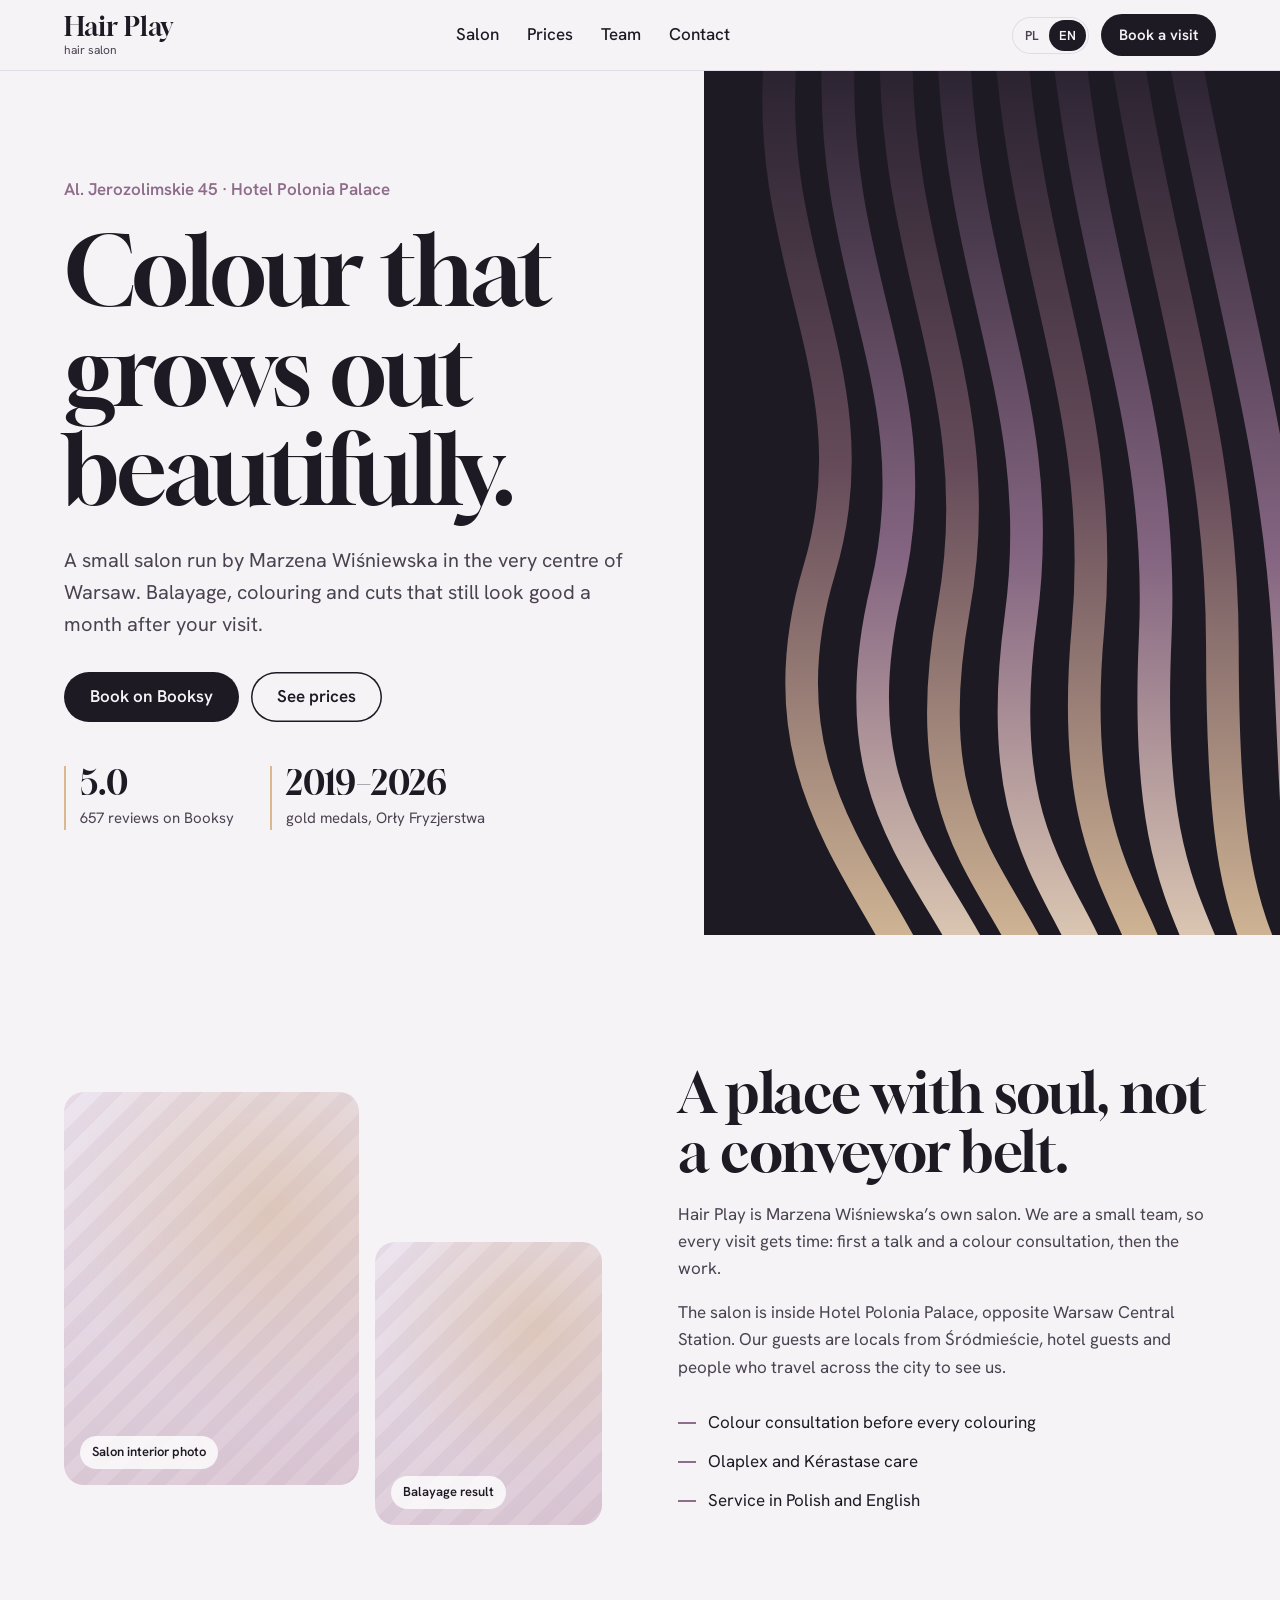
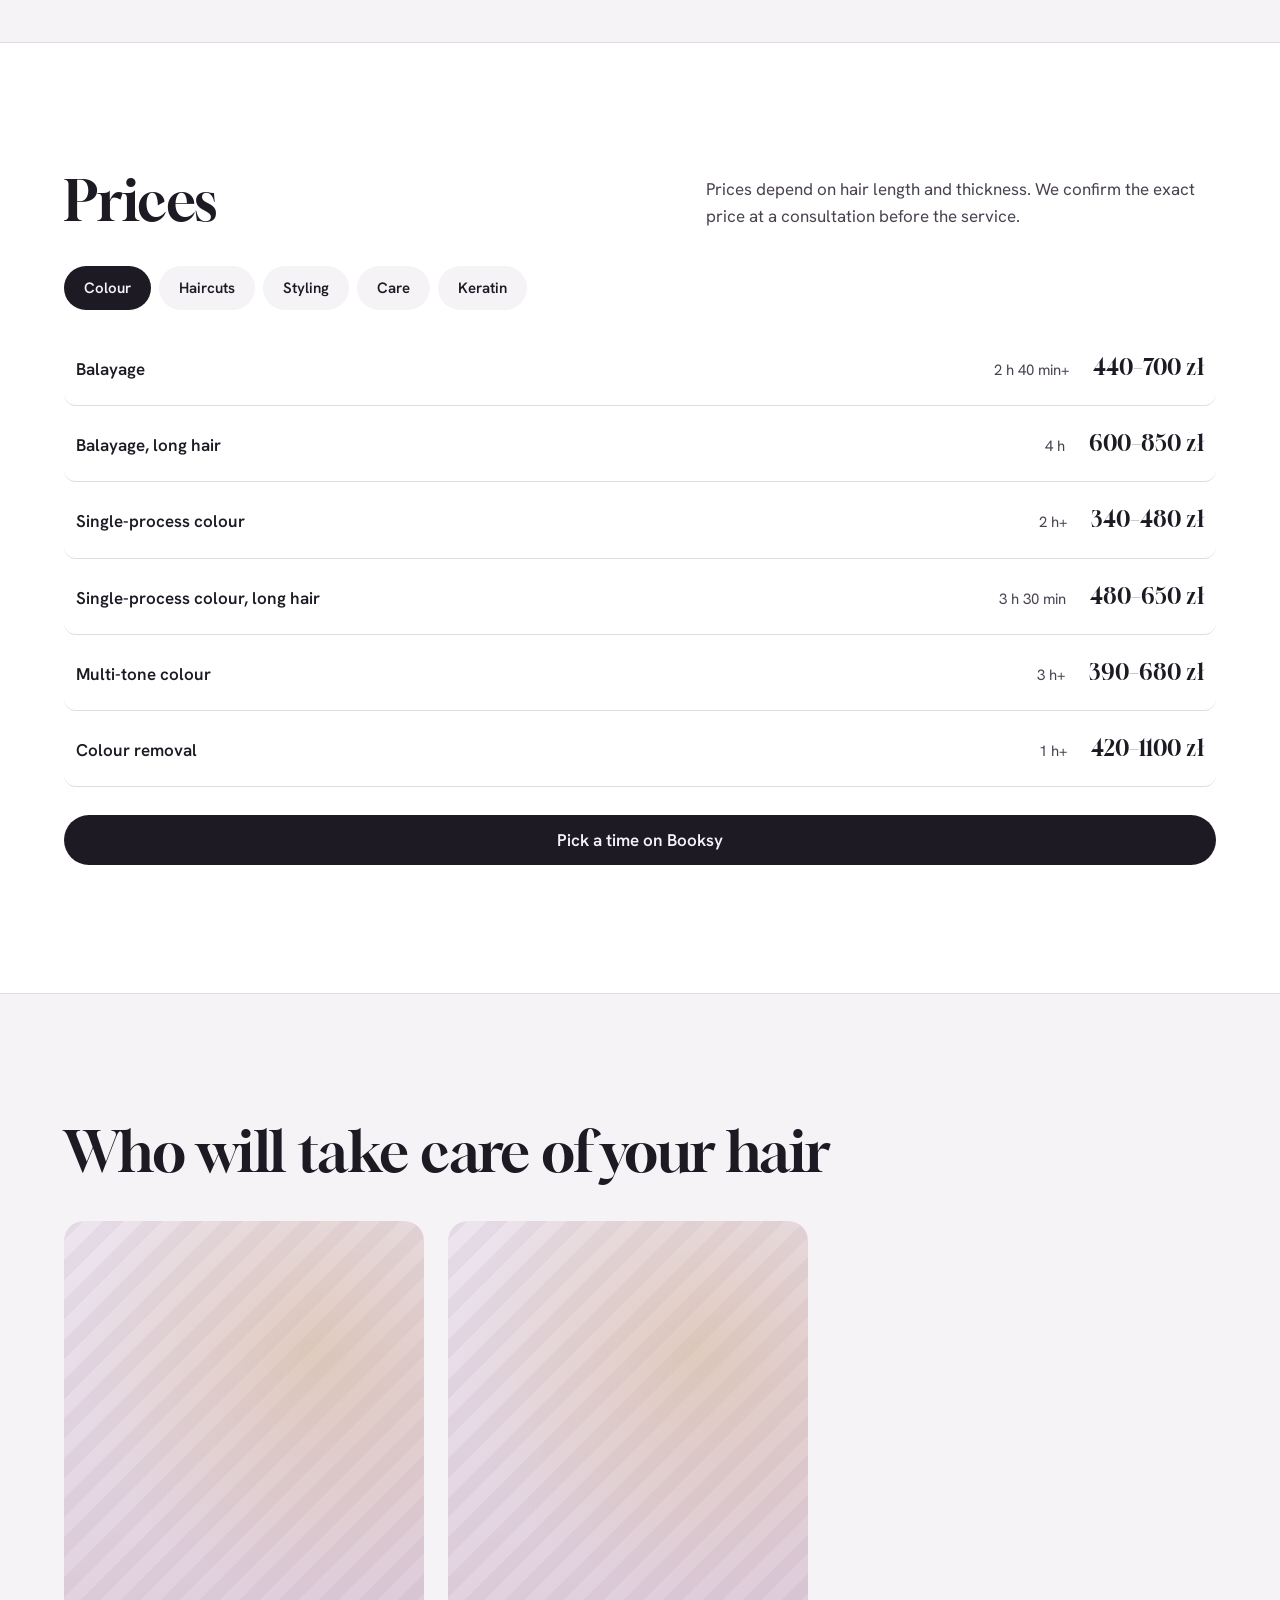
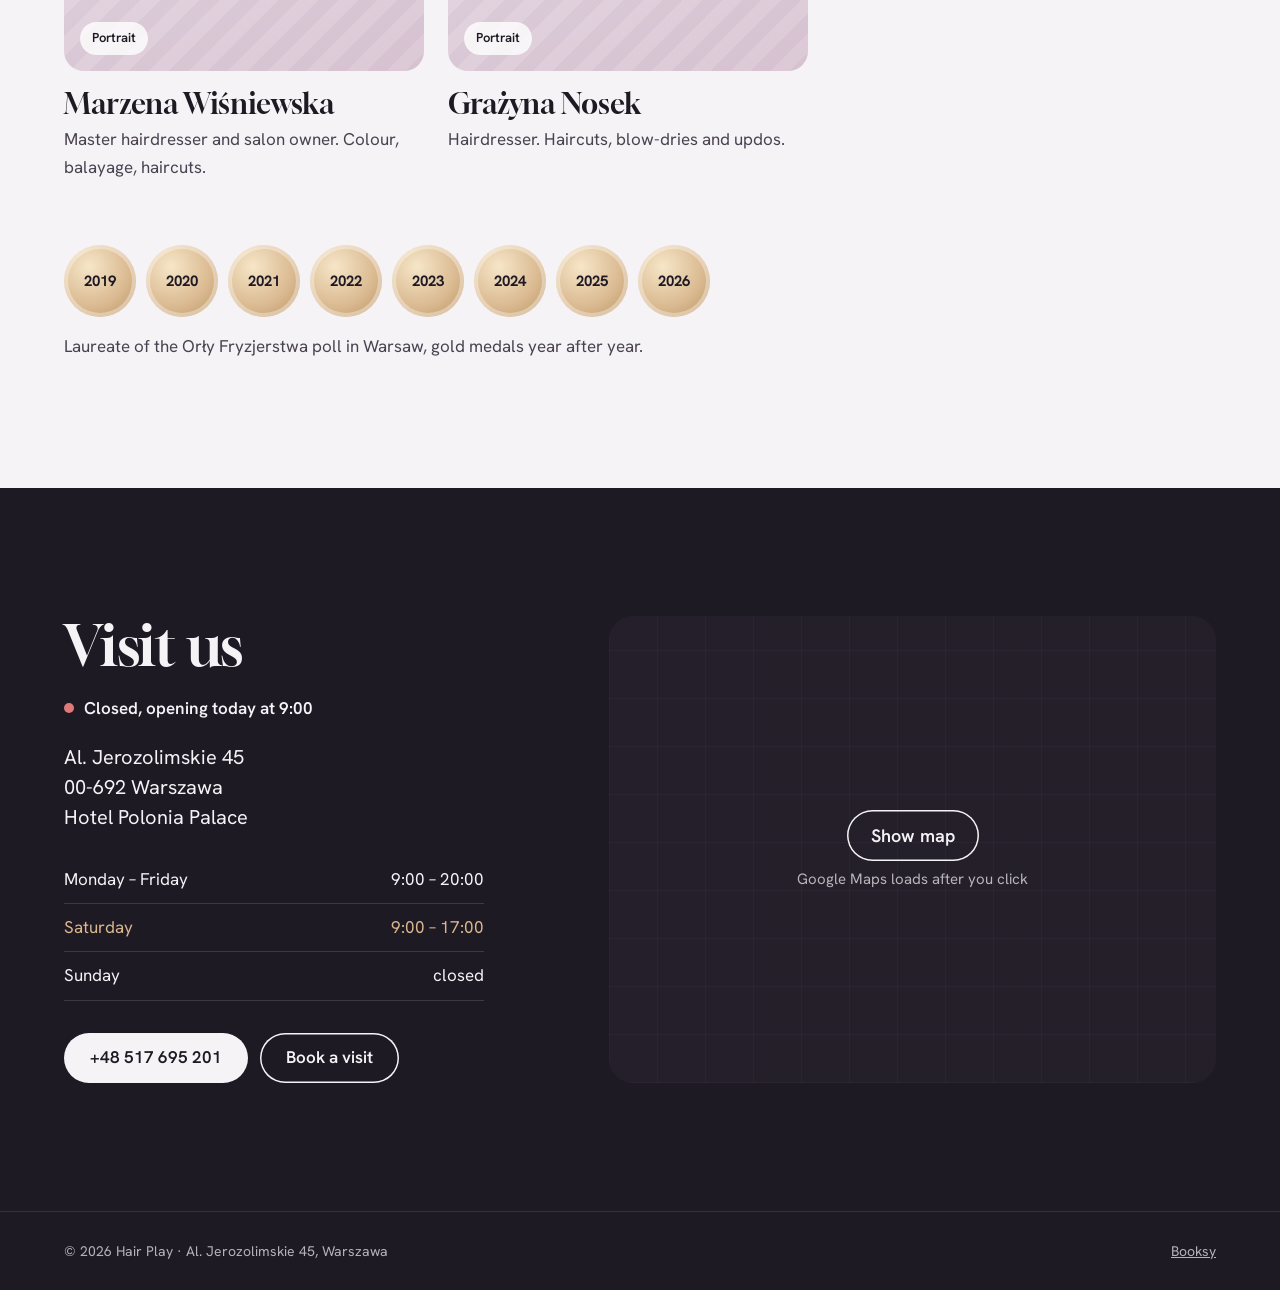
<file: hair-play/index.html>
<!doctype html>
<html lang="pl">
<head>
  <meta charset="utf-8">
  <meta name="viewport" content="width=device-width, initial-scale=1">
  <meta name="robots" content="noindex, nofollow">
  <title>Hair Play · Salon fryzjerski · Al. Jerozolimskie 45, Warszawa</title>
  <meta name="description" content="Kameralny salon fryzjerski Marzeny Wiśniewskiej w Śródmieściu. Koloryzacja, balayage, strzyżenie i pielęgnacja włosów.">
  <meta name="theme-color" content="#1e1a24">
  <link rel="preconnect" href="https://fonts.googleapis.com">
  <link rel="preconnect" href="https://fonts.gstatic.com" crossorigin>
  <link rel="stylesheet" href="https://fonts.googleapis.com/css2?family=Gloock&family=Hanken+Grotesk:wght@400..700&display=swap">
  <link rel="stylesheet" href="css/style.css">
</head>
<body>
  <a class="skip" href="#main" data-i18n="skip">Przejdź do treści</a>

  <header class="top" id="top">
    <a class="logo" href="#main" aria-label="Hair Play">
      <span class="logo__mark">Hair Play</span>
      <span class="logo__sub" data-i18n="logo.sub">salon fryzjerski</span>
    </a>
    <nav class="nav" id="nav" aria-label="Menu">
      <a href="#salon" data-i18n="nav.salon">Salon</a>
      <a href="#cennik" data-i18n="nav.prices">Cennik</a>
      <a href="#zespol" data-i18n="nav.team">Zespół</a>
      <a href="#kontakt" data-i18n="nav.contact">Kontakt</a>
    </nav>
    <div class="top__side">
      <div class="langs" role="group" aria-label="Język">
        <button type="button" data-lang="pl" aria-pressed="true">PL</button>
        <button type="button" data-lang="en" aria-pressed="false">EN</button>
      </div>
      <a class="btn btn--small" href="https://booksy.com/pl-pl/100841_hair-play_fryzjer_3_warszawa" target="_blank" rel="noopener" data-i18n="cta.book">Umów wizytę</a>
      <button class="burger" id="burger" type="button" aria-expanded="false" aria-controls="nav" aria-label="Menu">
        <span></span><span></span>
      </button>
    </div>
  </header>

  <main id="main">
    <section class="hero">
      <svg class="strands" viewBox="0 0 600 900" preserveAspectRatio="xMidYMid slice" aria-hidden="true">
        <defs>
          <linearGradient id="g1" x1="0" y1="0" x2="0" y2="1">
            <stop offset="0" stop-color="#2a2230"/>
            <stop offset=".45" stop-color="#6b4f5e"/>
            <stop offset="1" stop-color="#e6c9a2"/>
          </linearGradient>
          <linearGradient id="g2" x1="0" y1="0" x2="0" y2="1">
            <stop offset="0" stop-color="#2a2230"/>
            <stop offset=".55" stop-color="#8e6c8a"/>
            <stop offset="1" stop-color="#f3dfc3"/>
          </linearGradient>
        </defs>
        <g class="strands__set">
          <path d="M80 -20 C 60 200, 180 320, 120 520 S 160 820, 220 940" stroke="url(#g1)"/>
          <path d="M140 -20 C 130 220, 240 330, 190 540 S 230 820, 290 940" stroke="url(#g2)"/>
          <path d="M200 -20 C 200 210, 300 340, 260 560 S 300 830, 350 940" stroke="url(#g1)"/>
          <path d="M260 -20 C 270 230, 360 350, 330 570 S 370 840, 410 940" stroke="url(#g2)"/>
          <path d="M320 -20 C 340 220, 420 360, 400 580 S 440 850, 470 940" stroke="url(#g1)"/>
          <path d="M380 -20 C 410 240, 480 370, 470 590 S 500 860, 530 940" stroke="url(#g2)"/>
          <path d="M440 -20 C 480 230, 540 380, 540 600 S 560 870, 590 940" stroke="url(#g1)"/>
          <path d="M500 -20 C 550 250, 600 390, 610 610 S 620 880, 650 940" stroke="url(#g2)"/>
        </g>
      </svg>
      <div class="hero__text">
        <p class="hero__place" data-i18n="hero.place">Al. Jerozolimskie 45 · Hotel Polonia Palace</p>
        <h1 class="hero__title" data-i18n="hero.title">Kolor, który pięknie odrasta.</h1>
        <p class="hero__lead" data-i18n="hero.lead">Kameralny salon Marzeny Wiśniewskiej w&nbsp;samym centrum Warszawy. Balayage, koloryzacja i&nbsp;strzyżenie, które dobrze wyglądają także miesiąc po wizycie.</p>
        <div class="hero__actions">
          <a class="btn" href="https://booksy.com/pl-pl/100841_hair-play_fryzjer_3_warszawa" target="_blank" rel="noopener" data-i18n="cta.bookLong">Zarezerwuj na Booksy</a>
          <a class="btn btn--ghost" href="#cennik" data-i18n="cta.prices">Zobacz cennik</a>
        </div>
        <dl class="proof">
          <div>
            <dt>5.0</dt>
            <dd data-i18n="proof.booksy">657 opinii na Booksy</dd>
          </div>
          <div>
            <dt>2019–2026</dt>
            <dd data-i18n="proof.orly">złote medale Orły Fryzjerstwa</dd>
          </div>
        </dl>
      </div>
    </section>

    <section class="salon" id="salon">
      <div class="salon__photos">
        <figure class="ph ph--tall">
          <span class="ph__label" data-i18n="ph.interior">Zdjęcie wnętrza salonu</span>
        </figure>
        <figure class="ph ph--small">
          <span class="ph__label" data-i18n="ph.work">Efekt balayage</span>
        </figure>
      </div>
      <div class="salon__text">
        <h2 data-i18n="salon.title">Miejsce z duszą, nie taśma.</h2>
        <p data-i18n="salon.p1">Hair Play to autorski salon Marzeny Wiśniewskiej. Pracujemy w&nbsp;małym zespole, więc na każdą wizytę mamy czas: najpierw rozmowa i&nbsp;konsultacja koloru, potem praca.</p>
        <p data-i18n="salon.p2">Salon mieści się w&nbsp;Hotelu Polonia Palace, naprzeciwko Dworca Centralnego. Wpadają do nas mieszkańcy Śródmieścia, goście hotelu i&nbsp;osoby, które przyjeżdżają z&nbsp;drugiego końca miasta.</p>
        <ul class="ticks">
          <li data-i18n="salon.t1">Konsultacja koloru przed każdą koloryzacją</li>
          <li data-i18n="salon.t2">Pielęgnacja Olaplex i Kérastase</li>
          <li data-i18n="salon.t3">Obsługa po polsku i po angielsku</li>
        </ul>
      </div>
    </section>

    <section class="prices" id="cennik">
      <div class="prices__head">
        <h2 data-i18n="prices.title">Cennik</h2>
        <p data-i18n="prices.lead">Ceny zależą od długości i gęstości włosów. Dokładną kwotę ustalamy na konsultacji przed zabiegiem.</p>
      </div>
      <div class="tabs" role="tablist" aria-label="Kategorie">
        <button type="button" role="tab" aria-selected="true" data-tab="color" data-i18n="tab.color">Koloryzacja</button>
        <button type="button" role="tab" aria-selected="false" data-tab="cut" data-i18n="tab.cut">Strzyżenie</button>
        <button type="button" role="tab" aria-selected="false" data-tab="style" data-i18n="tab.style">Stylizacja</button>
        <button type="button" role="tab" aria-selected="false" data-tab="care" data-i18n="tab.care">Pielęgnacja</button>
        <button type="button" role="tab" aria-selected="false" data-tab="keratin" data-i18n="tab.keratin">Keratyna</button>
      </div>

      <ul class="menu" data-panel="color" role="tabpanel">
        <li><span class="menu__name" data-i18n="s.balayage">Balayage</span><span class="menu__time">2 h 40 min+</span><span class="menu__price">440–700 zł</span></li>
        <li><span class="menu__name" data-i18n="s.balayageLong">Balayage, włosy długie</span><span class="menu__time">4 h</span><span class="menu__price">600–850 zł</span></li>
        <li><span class="menu__name" data-i18n="s.colorOne">Koloryzacja jednolita</span><span class="menu__time">2 h+</span><span class="menu__price">340–480 zł</span></li>
        <li><span class="menu__name" data-i18n="s.colorOneLong">Koloryzacja jednolita, włosy długie</span><span class="menu__time">3 h 30 min</span><span class="menu__price">480–650 zł</span></li>
        <li><span class="menu__name" data-i18n="s.colorMulti">Koloryzacja wielotonowa</span><span class="menu__time">3 h+</span><span class="menu__price">390–680 zł</span></li>
        <li><span class="menu__name" data-i18n="s.decolor">Dekoloryzacja</span><span class="menu__time">1 h+</span><span class="menu__price">420–1100 zł</span></li>
      </ul>
      <ul class="menu" data-panel="cut" role="tabpanel" hidden>
        <li><span class="menu__name" data-i18n="s.cutW">Strzyżenie damskie</span><span class="menu__time">1 h+</span><span class="menu__price">150–190 zł</span></li>
        <li><span class="menu__name" data-i18n="s.cutM">Strzyżenie męskie</span><span class="menu__time">45 min+</span><span class="menu__price">110 zł</span></li>
        <li><span class="menu__name" data-i18n="s.cutMLong">Strzyżenie męskie, włosy od 15 cm</span><span class="menu__time">45 min</span><span class="menu__price">150 zł</span></li>
        <li><span class="menu__name" data-i18n="s.cutKid">Strzyżenie dziecięce, do 12 lat</span><span class="menu__time">40 min+</span><span class="menu__price">80 zł</span></li>
        <li><span class="menu__name" data-i18n="s.fringe">Grzywka</span><span class="menu__time">25 min</span><span class="menu__price">35 zł</span></li>
      </ul>
      <ul class="menu" data-panel="style" role="tabpanel" hidden>
        <li><span class="menu__name" data-i18n="s.blow">Modelowanie</span><span class="menu__time">45 min+</span><span class="menu__price">100–150 zł</span></li>
        <li><span class="menu__name" data-i18n="s.blowLong">Modelowanie, włosy długie</span><span class="menu__time">55 min</span><span class="menu__price">180–200 zł</span></li>
        <li><span class="menu__name" data-i18n="s.waves">Loki i fale</span><span class="menu__time">1 h 30 min+</span><span class="menu__price">140–200 zł</span></li>
        <li><span class="menu__name" data-i18n="s.updo">Upięcie okolicznościowe</span><span class="menu__time">1 h 40 min+</span><span class="menu__price">250–380 zł</span></li>
      </ul>
      <ul class="menu" data-panel="care" role="tabpanel" hidden>
        <li><span class="menu__name" data-i18n="s.olaAdd">Olaplex do koloryzacji</span><span class="menu__time">20 min+</span><span class="menu__price">100–120 zł</span></li>
        <li><span class="menu__name" data-i18n="s.olaRegen">Regeneracja Olaplex</span><span class="menu__time">1 h 15 min+</span><span class="menu__price">180–200 zł</span></li>
        <li><span class="menu__name" data-i18n="s.kerAdd">Kérastase, dodatek do usługi</span><span class="menu__time">10 min</span><span class="menu__price">100 zł</span></li>
        <li><span class="menu__name" data-i18n="s.kerIntense">Kérastase, regeneracja intensywna</span><span class="menu__time">1 h 30 min+</span><span class="menu__price">180–200 zł</span></li>
        <li><span class="menu__name" data-i18n="s.kerPremiere">Kérastase Première</span><span class="menu__time">1 h 40 min</span><span class="menu__price">250 zł</span></li>
      </ul>
      <ul class="menu" data-panel="keratin" role="tabpanel" hidden>
        <li><span class="menu__name" data-i18n="s.kerShort">Keratynowe prostowanie, włosy krótkie</span><span class="menu__time">2 h+</span><span class="menu__price">400–450 zł</span></li>
        <li><span class="menu__name" data-i18n="s.kerMid">Keratynowe prostowanie, włosy średnie</span><span class="menu__time">2 h 40 min+</span><span class="menu__price">480 zł</span></li>
        <li><span class="menu__name" data-i18n="s.kerLong">Keratynowe prostowanie, włosy długie</span><span class="menu__time">3 h 20 min+</span><span class="menu__price">600–800 zł</span></li>
      </ul>

      <a class="btn btn--wide" href="https://booksy.com/pl-pl/100841_hair-play_fryzjer_3_warszawa" target="_blank" rel="noopener" data-i18n="cta.pickTime">Wybierz termin na Booksy</a>
    </section>

    <section class="team" id="zespol">
      <h2 data-i18n="team.title">Kto zajmie się Twoimi włosami</h2>
      <div class="team__grid">
        <article class="person">
          <figure class="ph ph--person"><span class="ph__label" data-i18n="ph.portrait">Portret</span></figure>
          <h3>Marzena Wiśniewska</h3>
          <p data-i18n="team.marzena">Mistrzyni fryzjerstwa i właścicielka salonu. Koloryzacja, balayage, strzyżenie.</p>
        </article>
        <article class="person">
          <figure class="ph ph--person"><span class="ph__label" data-i18n="ph.portrait">Portret</span></figure>
          <h3>Grażyna Nosek</h3>
          <p data-i18n="team.grazyna">Fryzjerka. Strzyżenie, modelowanie i upięcia.</p>
        </article>
      </div>
      <ol class="medals" aria-label="Orły Fryzjerstwa">
        <li>2019</li><li>2020</li><li>2021</li><li>2022</li><li>2023</li><li>2024</li><li>2025</li><li>2026</li>
      </ol>
      <p class="medals__note" data-i18n="team.medals">Laureat plebiscytu Orły Fryzjerstwa w Warszawie, złote medale w kolejnych latach.</p>
    </section>

    <section class="visit" id="kontakt">
      <div class="visit__info">
        <h2 data-i18n="visit.title">Zapraszamy</h2>
        <p class="status" id="status" aria-live="polite"></p>
        <address>
          Al. Jerozolimskie 45<br>
          00-692 Warszawa<br>
          <span data-i18n="visit.hotel">Hotel Polonia Palace</span>
        </address>
        <table class="hours">
          <tbody>
            <tr><th data-i18n="days.wd">Poniedziałek – piątek</th><td>9:00 – 20:00</td></tr>
            <tr><th data-i18n="days.sat">Sobota</th><td>9:00 – 17:00</td></tr>
            <tr><th data-i18n="days.sun">Niedziela</th><td data-i18n="days.closed">nieczynne</td></tr>
          </tbody>
        </table>
        <div class="visit__actions">
          <a class="btn" href="tel:+48517695201">+48 517 695 201</a>
          <a class="btn btn--ghost" href="https://booksy.com/pl-pl/100841_hair-play_fryzjer_3_warszawa" target="_blank" rel="noopener" data-i18n="cta.book">Umów wizytę</a>
        </div>
      </div>
      <div class="map" id="map">
        <button type="button" class="map__btn" id="mapBtn">
          <span data-i18n="map.show">Pokaż mapę</span>
          <small data-i18n="map.note">Mapa Google załaduje się po kliknięciu</small>
        </button>
      </div>
    </section>
  </main>

  <footer class="foot">
    <p>© 2026 Hair Play · Al. Jerozolimskie 45, Warszawa</p>
    <a href="https://booksy.com/pl-pl/100841_hair-play_fryzjer_3_warszawa" target="_blank" rel="noopener">Booksy</a>
  </footer>

  <script src="js/main.js"></script>
</body>
</html>
</file>
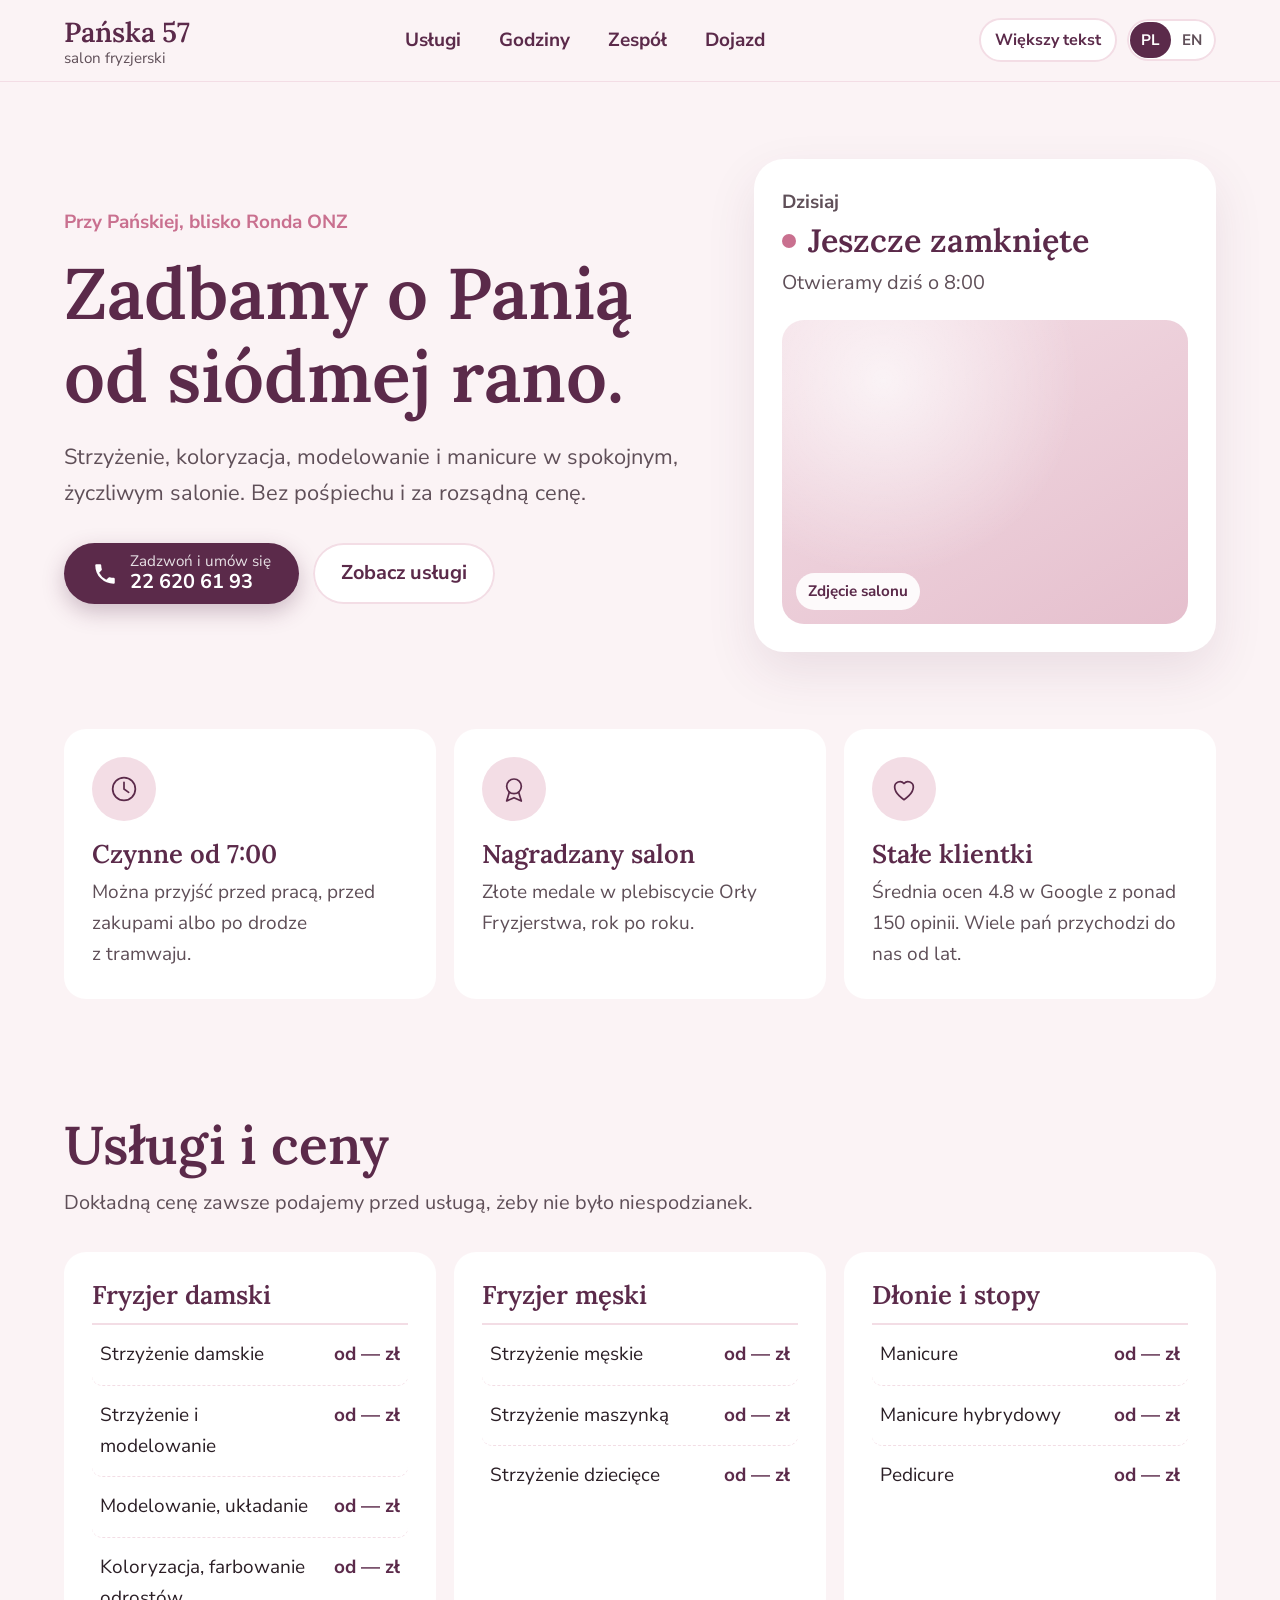
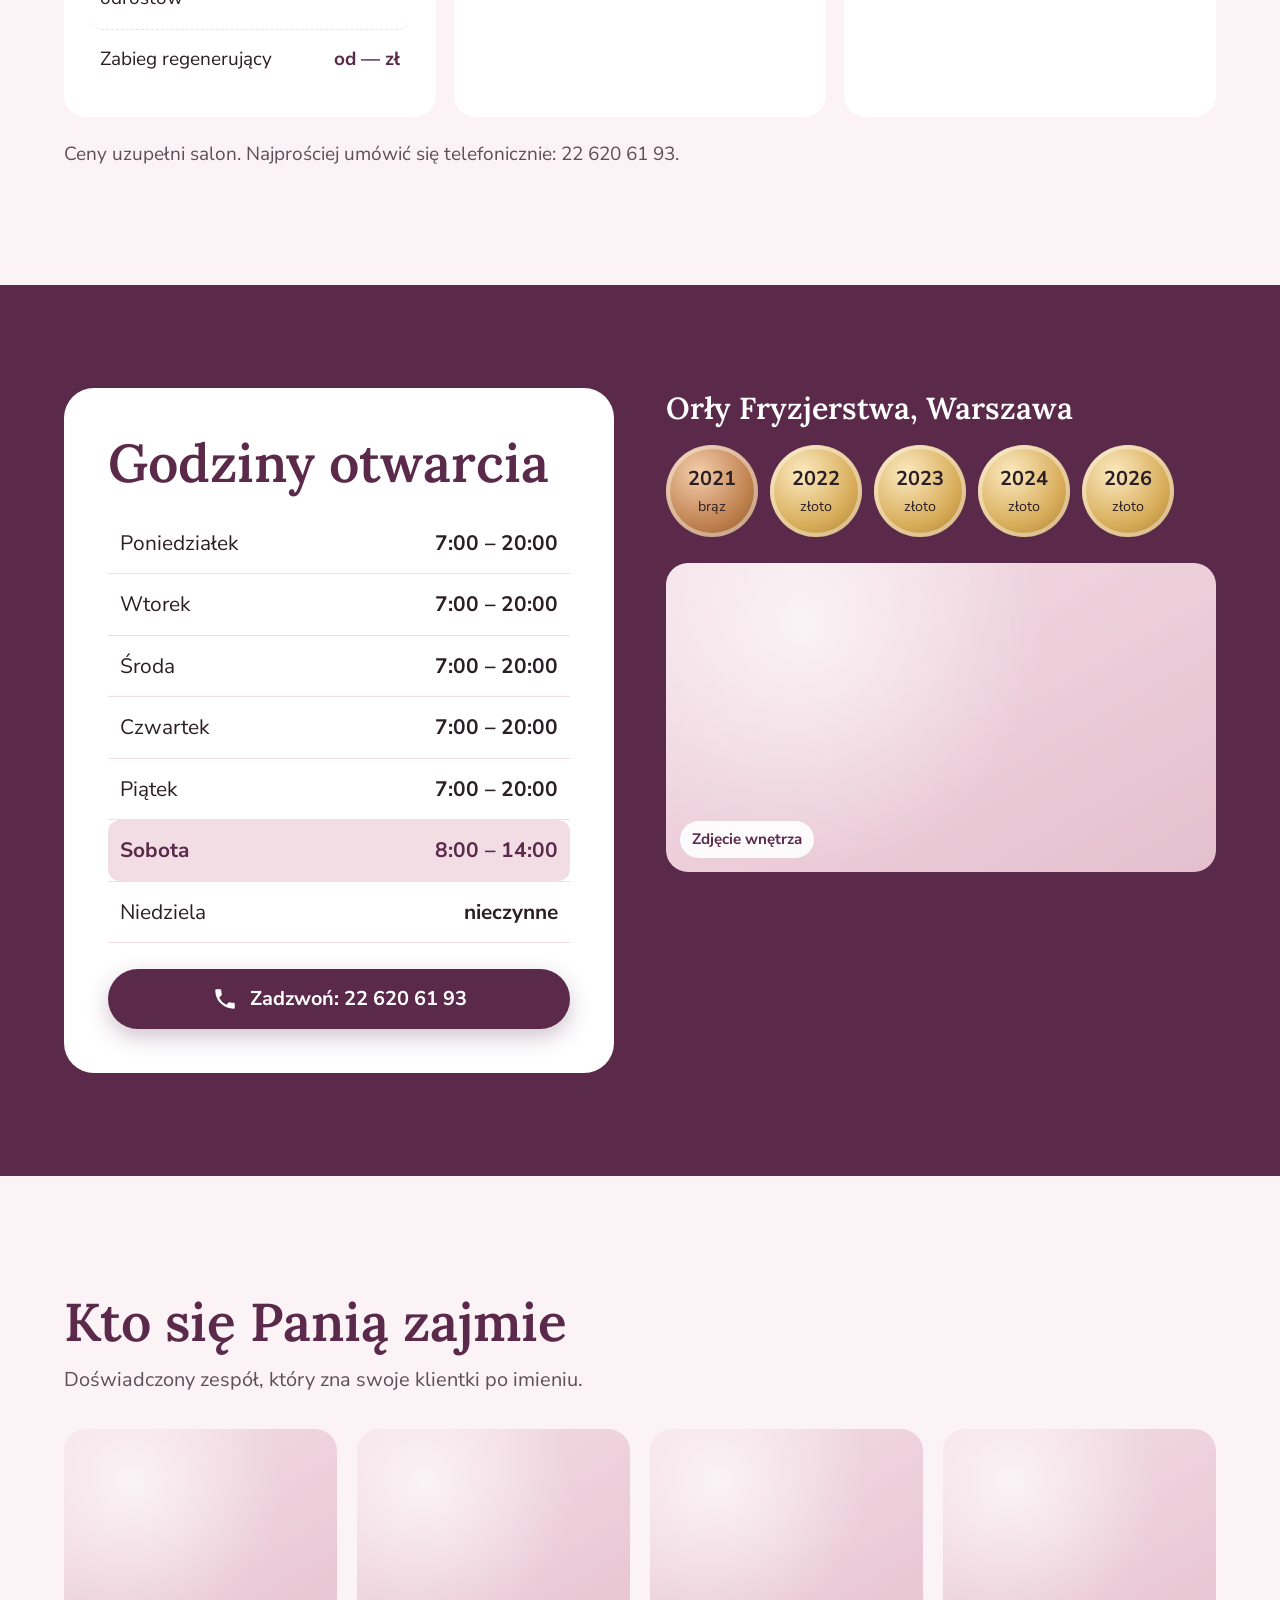
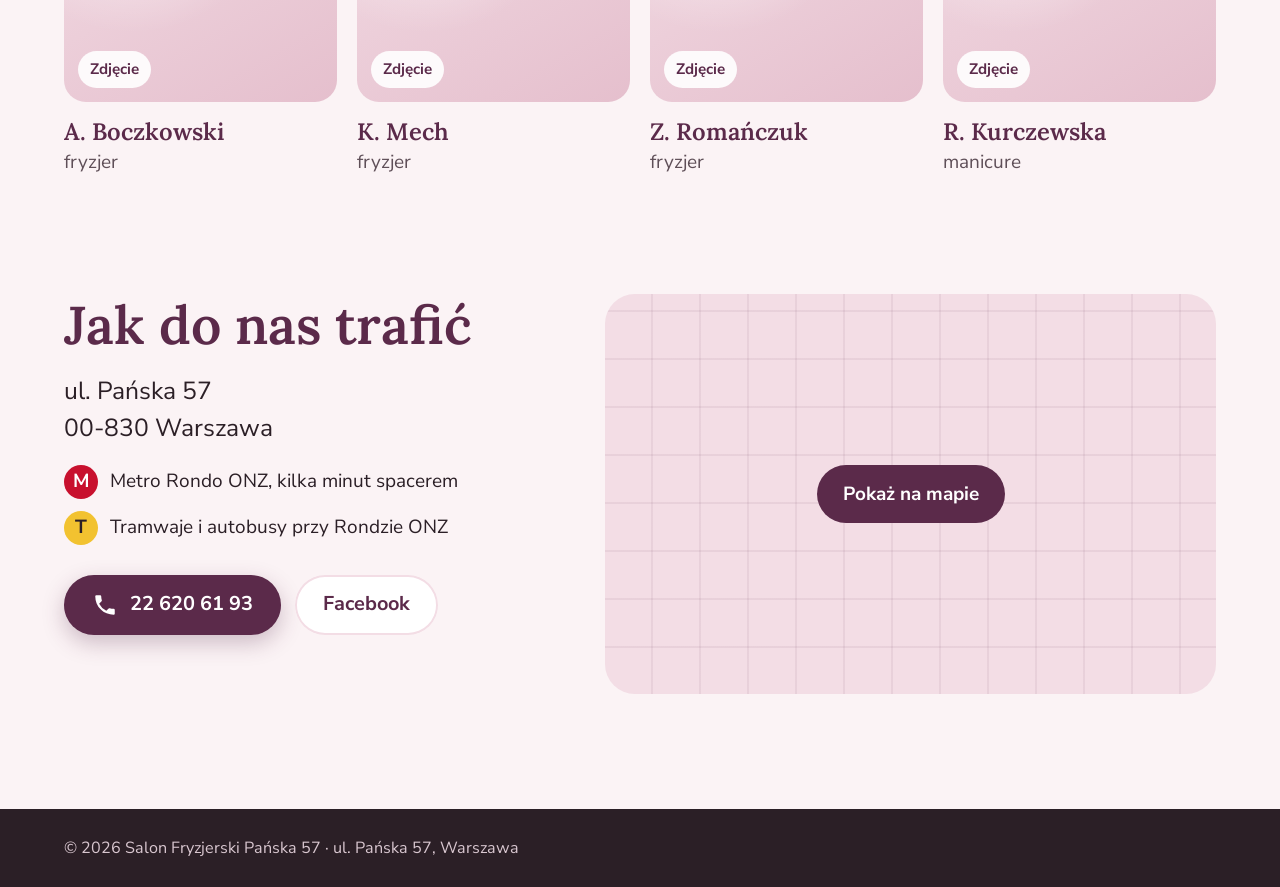
<file: panska57/index 2.html>
<!doctype html>
<html lang="pl">
<head>
  <meta charset="utf-8">
  <meta name="viewport" content="width=device-width, initial-scale=1">
  <meta name="robots" content="noindex, nofollow">
  <title>Salon Fryzjerski Pańska 57 · Warszawa</title>
  <meta name="description" content="Salon fryzjerski i manicure przy Pańskiej 57 w Warszawie. Czynne od 7:00 rano. Strzyżenie, koloryzacja, modelowanie, manicure.">
  <meta name="theme-color" content="#5b2a4a">
  <style>
@font-face {
  font-family: 'Lora';
  src: url([data-uri]) format('woff');
  font-weight: 400 700;
  font-display: swap;
}

@font-face {
  font-family: 'Nunito Sans';
  src: url([data-uri]) format('woff');
  font-weight: 200 1000;
  font-display: swap;
}

:root {
  --plum: #5b2a4a;
  --plum-2: #7a3d63;
  --rose: #c9708f;
  --blush: #fbf3f5;
  --petal: #f3dde5;
  --gold: #a8792c;
  --ink: #2b1f26;
  --muted: #5f4f58;
  --white: #ffffff;
  --serif: 'Lora', Georgia, serif;
  --sans: 'Nunito Sans', Verdana, sans-serif;
  --pad: clamp(18px, 5vw, 64px);
  --radius: 22px;
  --ease: cubic-bezier(.25, .8, .25, 1);
  font-size: 19px;
}

:root.is-big {
  font-size: 22px;
}

*,
*::before,
*::after {
  box-sizing: border-box;
}

html {
  scroll-behavior: smooth;
  -webkit-text-size-adjust: 100%;
}

body {
  margin: 0;
  background: var(--blush);
  color: var(--ink);
  font: 400 1rem/1.65 var(--sans);
  overflow-x: hidden;
}

h1,
h2,
h3 {
  font-family: var(--serif);
  font-weight: 600;
  line-height: 1.15;
  margin: 0;
  color: var(--plum);
}

h2 {
  font-size: clamp(1.9rem, 4.2vw, 2.8rem);
}

h3 {
  font-size: 1.35rem;
}

a {
  color: inherit;
}

:focus-visible {
  outline: 3px solid var(--gold);
  outline-offset: 3px;
}

.sr {
  position: absolute;
  width: 1px;
  height: 1px;
  overflow: hidden;
  clip: rect(0 0 0 0);
}

.skip {
  position: absolute;
  left: 16px;
  top: -80px;
  z-index: 60;
  background: var(--plum);
  color: var(--white);
  padding: 12px 16px;
  border-radius: 12px;
}

.skip:focus {
  top: 12px;
}

.btn {
  display: inline-flex;
  align-items: center;
  justify-content: center;
  gap: 12px;
  min-height: 60px;
  padding: 10px 28px;
  border-radius: 999px;
  font-weight: 700;
  font-size: 1.05rem;
  text-decoration: none;
  transition: transform .2s var(--ease), box-shadow .2s var(--ease), background .2s;
}

.btn svg {
  width: 26px;
  height: 26px;
  fill: currentColor;
  flex: none;
}

.btn--call {
  background: var(--plum);
  color: var(--white);
  box-shadow: 0 8px 22px rgba(91, 42, 74, .28);
}

.btn--call:hover {
  background: var(--plum-2);
  transform: translateY(-2px);
  box-shadow: 0 12px 28px rgba(91, 42, 74, .32);
}

.btn--call span {
  display: flex;
  flex-direction: column;
  line-height: 1.15;
  text-align: left;
}

.btn--call small {
  font-weight: 400;
  font-size: .8rem;
  opacity: .85;
}

.btn--soft {
  background: var(--white);
  color: var(--plum);
  box-shadow: inset 0 0 0 2px var(--petal);
}

.btn--soft:hover {
  box-shadow: inset 0 0 0 2px var(--rose);
  transform: translateY(-2px);
}

.btn--full {
  width: 100%;
  margin-top: 26px;
}

.top {
  position: sticky;
  top: 0;
  z-index: 30;
  display: flex;
  align-items: center;
  justify-content: space-between;
  gap: 16px;
  padding: 14px var(--pad);
  background: rgba(251, 243, 245, .94);
  backdrop-filter: blur(10px);
  -webkit-backdrop-filter: blur(10px);
  border-bottom: 1px solid var(--petal);
}

.logo {
  display: flex;
  flex-direction: column;
  text-decoration: none;
  line-height: 1.1;
}

.logo__name {
  font: 600 1.45rem var(--serif);
  color: var(--plum);
}

.logo__sub {
  font-size: .8rem;
  color: var(--muted);
}

.nav {
  display: flex;
  gap: 6px;
}

.nav a {
  padding: 10px 16px;
  border-radius: 999px;
  text-decoration: none;
  font-weight: 700;
  color: var(--plum);
  transition: background .2s;
}

.nav a:hover {
  background: var(--petal);
}

.top__side {
  display: flex;
  align-items: center;
  gap: 10px;
}

.textsize {
  border: 2px solid var(--petal);
  background: var(--white);
  color: var(--plum);
  font: 700 .85rem var(--sans);
  padding: 9px 14px;
  border-radius: 999px;
  cursor: pointer;
  transition: border-color .2s, background .2s;
}

.textsize__short {
  display: none;
  font-size: 1rem;
}

.textsize:hover {
  border-color: var(--rose);
}

.textsize[aria-pressed="true"] {
  background: var(--plum);
  border-color: var(--plum);
  color: var(--white);
}

.langs {
  display: flex;
  background: var(--white);
  border-radius: 999px;
  padding: 3px;
  box-shadow: inset 0 0 0 2px var(--petal);
}

.langs button {
  border: 0;
  background: none;
  font: 700 .8rem var(--sans);
  color: var(--muted);
  padding: 8px 11px;
  border-radius: 999px;
  cursor: pointer;
}

.langs button[aria-pressed="true"] {
  background: var(--plum);
  color: var(--white);
}

.burger {
  display: none;
  align-items: center;
  gap: 10px;
  min-height: 48px;
  padding: 0 16px;
  border: 0;
  border-radius: 999px;
  background: var(--plum);
  color: var(--white);
  font: 700 .9rem var(--sans);
  cursor: pointer;
}

.burger__lines {
  position: relative;
  width: 18px;
  height: 12px;
}

.burger__lines span {
  position: absolute;
  left: 0;
  right: 0;
  height: 2px;
  background: currentColor;
  transition: transform .3s var(--ease);
}

.burger__lines span:first-child {
  top: 1px;
}

.burger__lines span:last-child {
  bottom: 1px;
}

.burger[aria-expanded="true"] .burger__lines span:first-child {
  transform: translateY(4px) rotate(45deg);
}

.burger[aria-expanded="true"] .burger__lines span:last-child {
  transform: translateY(-4px) rotate(-45deg);
}

.hero {
  display: grid;
  grid-template-columns: 1.15fr .85fr;
  gap: clamp(28px, 5vw, 72px);
  align-items: center;
  padding: clamp(36px, 6vw, 96px) var(--pad);
}

.hero__kicker {
  margin: 0 0 14px;
  color: var(--rose);
  font-weight: 700;
}

.hero h1 {
  font-size: clamp(2.3rem, 5.6vw, 4.2rem);
  max-width: 13em;
}

.hero__lead {
  font-size: 1.15rem;
  color: var(--muted);
  max-width: 30em;
  margin: 22px 0 32px;
}

.hero__actions {
  display: flex;
  flex-wrap: wrap;
  gap: 14px;
}

.today {
  background: var(--white);
  border-radius: 30px;
  padding: 28px;
  box-shadow: 0 20px 50px rgba(91, 42, 74, .1);
}

.today__label {
  margin: 0;
  color: var(--muted);
  font-weight: 700;
}

.today__state {
  margin: 4px 0 0;
  font: 600 1.7rem/1.2 var(--serif);
  color: var(--plum);
  display: flex;
  align-items: center;
  gap: 12px;
}

.today__state::before {
  content: '';
  flex: none;
  width: 14px;
  height: 14px;
  border-radius: 50%;
  background: var(--rose);
}

.today__state.is-open::before {
  background: #3e9b63;
  box-shadow: 0 0 0 6px rgba(62, 155, 99, .16);
}

.today__hours {
  margin: 6px 0 20px;
  font-size: 1.05rem;
  color: var(--muted);
}

.ph {
  position: relative;
  margin: 0;
  border-radius: var(--radius);
  background:
    radial-gradient(circle at 25% 20%, rgba(255, 255, 255, .7), transparent 50%),
    linear-gradient(150deg, var(--petal), #e5bfcd);
  display: flex;
  align-items: flex-end;
  padding: 14px;
  overflow: hidden;
}

.ph span {
  font-size: .8rem;
  font-weight: 700;
  color: var(--plum);
  background: rgba(255, 255, 255, .9);
  padding: 6px 12px;
  border-radius: 999px;
}

.ph--hero {
  aspect-ratio: 4 / 3;
}

.ph--wide {
  aspect-ratio: 16 / 9;
  margin-top: 26px;
}

.ph--person {
  aspect-ratio: 1;
  transition: transform .4s var(--ease);
}

.why {
  padding: 0 var(--pad);
}

.why__list {
  list-style: none;
  margin: 0;
  padding: 0;
  display: grid;
  grid-template-columns: repeat(3, 1fr);
  gap: 18px;
}

.why__list li {
  background: var(--white);
  border-radius: var(--radius);
  padding: 28px;
  transition: transform .3s var(--ease), box-shadow .3s var(--ease);
}

.why__list li:hover {
  transform: translateY(-4px);
  box-shadow: 0 16px 36px rgba(91, 42, 74, .1);
}

.why__icon {
  display: grid;
  place-items: center;
  width: 64px;
  height: 64px;
  border-radius: 50%;
  background: var(--petal);
  margin-bottom: 18px;
}

.why__icon svg {
  width: 32px;
  height: 32px;
  fill: none;
  stroke: var(--plum);
  stroke-width: 2.6;
  stroke-linecap: round;
  stroke-linejoin: round;
}

.why__list p {
  margin: 8px 0 0;
  color: var(--muted);
}

.section__head {
  max-width: 40em;
  margin-bottom: 32px;
}

.section__head p {
  color: var(--muted);
  margin: 12px 0 0;
  font-size: 1.05rem;
}

.services {
  padding: clamp(72px, 9vw, 120px) var(--pad);
}

.menus {
  display: grid;
  grid-template-columns: repeat(3, 1fr);
  gap: 18px;
}

.menu {
  background: var(--white);
  border-radius: var(--radius);
  padding: 28px;
}

.menu h3 {
  padding-bottom: 14px;
  border-bottom: 2px solid var(--petal);
}

.menu ul {
  list-style: none;
  margin: 0;
  padding: 0;
}

.menu li {
  display: flex;
  justify-content: space-between;
  align-items: baseline;
  gap: 16px;
  padding: 14px 8px;
  border-bottom: 1px dashed var(--petal);
  border-radius: 10px;
  transition: background .2s;
}

.menu li:last-child {
  border-bottom: 0;
}

.menu li:hover {
  background: var(--blush);
}

.menu b {
  white-space: nowrap;
  color: var(--plum);
}

.note {
  margin: 22px 0 0;
  color: var(--muted);
}

.hours {
  display: grid;
  grid-template-columns: 1fr 1fr;
  gap: clamp(24px, 4vw, 56px);
  align-items: start;
  padding: clamp(56px, 8vw, 104px) var(--pad);
  background: var(--plum);
}

.hours__card {
  background: var(--white);
  border-radius: 30px;
  padding: clamp(24px, 4vw, 44px);
}

.hours table {
  width: 100%;
  border-collapse: collapse;
  margin-top: 20px;
  font-size: 1.1rem;
}

.hours th,
.hours td {
  padding: 13px 12px;
  text-align: left;
  font-weight: 400;
  border-bottom: 1px solid var(--petal);
}

.hours td {
  text-align: right;
  white-space: nowrap;
  font-weight: 700;
}

.hours tr.is-today th,
.hours tr.is-today td {
  background: var(--petal);
  color: var(--plum);
  font-weight: 700;
}

.hours tr.is-today th {
  border-radius: 12px 0 0 12px;
}

.hours tr.is-today td {
  border-radius: 0 12px 12px 0;
}

.medals {
  color: var(--white);
}

.medals__title {
  margin: 0 0 18px;
  font: 600 1.6rem var(--serif);
}

.medals ol {
  list-style: none;
  margin: 0;
  padding: 0;
  display: flex;
  flex-wrap: wrap;
  gap: 12px;
}

.medals li {
  display: flex;
  flex-direction: column;
  align-items: center;
  justify-content: center;
  width: 92px;
  height: 92px;
  border-radius: 50%;
  color: var(--ink);
  background: radial-gradient(circle at 35% 30%, #fbe9bf, #d8ad5a 60%, #a8792c);
  box-shadow: inset 0 0 0 4px rgba(255, 255, 255, .4);
  transition: transform .3s var(--ease);
}

.medals li.bronze {
  background: radial-gradient(circle at 35% 30%, #f3cdab, #c08250 60%, #8c5428);
}

.medals li:hover {
  transform: translateY(-4px);
}

.medals li b {
  font-size: 1.05rem;
}

.medals li span {
  font-size: .75rem;
}

.team {
  padding: clamp(72px, 9vw, 120px) var(--pad);
}

.team__list {
  list-style: none;
  margin: 0;
  padding: 0;
  display: grid;
  grid-template-columns: repeat(4, 1fr);
  gap: 20px;
}

.team__list li {
  display: flex;
  flex-direction: column;
}

.team__list li:hover .ph--person {
  transform: translateY(-5px);
}

.team__list b {
  margin-top: 14px;
  font: 600 1.25rem var(--serif);
  color: var(--plum);
}

.team__list li > span {
  color: var(--muted);
}

.visit {
  display: grid;
  grid-template-columns: 1fr 1.2fr;
  gap: 32px;
  padding: 0 var(--pad) clamp(72px, 9vw, 120px);
}

.visit address {
  font-style: normal;
  font-size: 1.3rem;
  margin: 18px 0;
  line-height: 1.5;
}

.routes {
  list-style: none;
  padding: 0;
  margin: 0 0 30px;
  display: grid;
  gap: 12px;
}

.routes li {
  display: flex;
  gap: 12px;
  align-items: center;
}

.routes li::before {
  content: 'M';
  display: grid;
  place-items: center;
  flex: none;
  width: 34px;
  height: 34px;
  border-radius: 50%;
  background: #c8102e;
  color: var(--white);
  font-weight: 700;
}

.routes li + li::before {
  content: 'T';
  background: #f2c230;
  color: var(--ink);
}

.visit__actions {
  display: flex;
  flex-wrap: wrap;
  gap: 14px;
}

.map {
  min-height: 400px;
  border-radius: 30px;
  overflow: hidden;
  background:
    repeating-linear-gradient(0deg, transparent 0 46px, rgba(91, 42, 74, .07) 46px 48px),
    repeating-linear-gradient(90deg, transparent 0 46px, rgba(91, 42, 74, .07) 46px 48px),
    var(--petal);
  display: grid;
}

.map button {
  border: 0;
  background: none;
  cursor: pointer;
  font: 700 1rem var(--sans);
}

.map button span {
  display: inline-block;
  padding: 16px 26px;
  border-radius: 999px;
  background: var(--plum);
  color: var(--white);
  transition: transform .2s var(--ease);
}

.map button:hover span {
  transform: scale(1.05);
}

.map iframe {
  width: 100%;
  height: 100%;
  min-height: 400px;
  border: 0;
}

.foot {
  padding: 26px var(--pad);
  background: var(--ink);
  color: #d9c7d0;
  font-size: .85rem;
}

.foot p {
  margin: 0;
}

.callbar {
  display: none;
}

[id] {
  scroll-margin-top: 90px;
}

@media (max-width: 1050px) {
  .nav {
    position: fixed;
    top: 78px;
    left: 12px;
    right: 12px;
    flex-direction: column;
    gap: 4px;
    padding: 12px;
    background: var(--white);
    border-radius: 24px;
    box-shadow: 0 24px 60px rgba(91, 42, 74, .2);
    opacity: 0;
    visibility: hidden;
    transform: translateY(-8px);
    transition: opacity .25s, transform .3s var(--ease), visibility .25s;
  }

  .nav.is-open {
    opacity: 1;
    visibility: visible;
    transform: none;
  }

  .nav a {
    font: 600 1.5rem var(--serif);
    padding: 14px 18px;
  }

  .burger {
    display: inline-flex;
  }

  .hero,
  .hours,
  .visit {
    grid-template-columns: minmax(0, 1fr);
  }

  .why__list,
  .menus {
    grid-template-columns: 1fr;
  }

  .team__list {
    grid-template-columns: repeat(2, 1fr);
  }

  .callbar {
    position: fixed;
    left: 0;
    right: 0;
    bottom: 0;
    z-index: 40;
    display: grid;
    grid-template-columns: 1.4fr 1fr;
    gap: 10px;
    padding: 10px 12px calc(10px + env(safe-area-inset-bottom));
    background: rgba(251, 243, 245, .96);
    border-top: 1px solid var(--petal);
  }

  .callbar a {
    display: flex;
    align-items: center;
    justify-content: center;
    gap: 10px;
    min-height: 56px;
    border-radius: 999px;
    font-weight: 700;
    text-decoration: none;
    background: var(--white);
    color: var(--plum);
    box-shadow: inset 0 0 0 2px var(--petal);
  }

  .callbar a:first-child {
    background: var(--plum);
    color: var(--white);
    box-shadow: none;
  }

  .callbar svg {
    width: 24px;
    height: 24px;
    fill: currentColor;
  }

  .foot {
    padding-bottom: 110px;
  }
}

@media (max-width: 560px) {
  :root {
    font-size: 18px;
  }

  :root.is-big {
    font-size: 21px;
  }

  .logo__sub,
  .textsize__long {
    display: none;
  }

  .textsize__short {
    display: inline;
  }

  .top {
    gap: 8px;
  }

  .top__side {
    gap: 6px;
  }

  .burger {
    width: 48px;
    padding: 0;
    justify-content: center;
  }

  .burger > span:last-child {
    display: none;
  }

  .logo__name {
    font-size: 21px;
  }

  .textsize {
    font-size: 16px;
    padding: 8px 11px;
  }

  .langs button {
    font-size: 14px;
    padding: 8px 9px;
  }

  .logo__name {
    font-size: 1.2rem;
    white-space: nowrap;
  }

  .textsize {
    padding: 9px 12px;
  }

  .hero__actions .btn {
    flex: 1 1 100%;
  }

  .today {
    padding: 22px;
  }

  .why__list li,
  .menu {
    padding: 22px;
  }

  .medals li {
    width: 76px;
    height: 76px;
  }

  .hours__card {
    padding: 22px 16px;
  }

  .hours th,
  .hours td {
    padding: 12px 8px;
  }

  .team__list {
    gap: 14px;
  }

  .map,
  .map iframe {
    min-height: 300px;
  }
}

@media (prefers-reduced-motion: reduce) {
  *,
  *::before,
  *::after {
    animation: none !important;
    transition: none !important;
  }

  html {
    scroll-behavior: auto;
  }
}
</style>
</head>
<body>
  <a class="skip" href="#main" data-i18n="skip">Przejdź do treści</a>

  <header class="top">
    <a class="logo" href="#main">
      <span class="logo__name">Pańska 57</span>
      <span class="logo__sub" data-i18n="logo.sub">salon fryzjerski</span>
    </a>
    <nav class="nav" id="nav" aria-label="Menu">
      <a href="#uslugi" data-i18n="nav.services">Usługi</a>
      <a href="#godziny" data-i18n="nav.hours">Godziny</a>
      <a href="#zespol" data-i18n="nav.team">Zespół</a>
      <a href="#dojazd" data-i18n="nav.visit">Dojazd</a>
    </nav>
    <div class="top__side">
      <button class="textsize" id="textsize" type="button" aria-pressed="false"><span class="textsize__long" data-i18n="text.bigger">Większy tekst</span><span class="textsize__short" aria-hidden="true">A+</span></button>
      <div class="langs" role="group" aria-label="Język">
        <button type="button" data-lang="pl" aria-pressed="true">PL</button>
        <button type="button" data-lang="en" aria-pressed="false">EN</button>
      </div>
      <button class="burger" id="burger" type="button" aria-expanded="false" aria-controls="nav">
        <span class="burger__lines" aria-hidden="true"><span></span><span></span></span>
        <span data-i18n="nav.menu">Menu</span>
      </button>
    </div>
  </header>

  <main id="main">
    <section class="hero">
      <div class="hero__text">
        <p class="hero__kicker" data-i18n="hero.kicker">Przy Pańskiej, blisko Ronda ONZ</p>
        <h1 data-i18n="hero.title">Zadbamy o Panią od siódmej rano.</h1>
        <p class="hero__lead" data-i18n="hero.lead">Strzyżenie, koloryzacja, modelowanie i&nbsp;manicure w&nbsp;spokojnym, życzliwym salonie. Bez pośpiechu i&nbsp;za rozsądną cenę.</p>
        <div class="hero__actions">
          <a class="btn btn--call" href="tel:+48226206193">
            <svg viewBox="0 0 24 24" aria-hidden="true"><path d="M6.6 10.8a15.5 15.5 0 0 0 6.6 6.6l2.2-2.2a1 1 0 0 1 1-.25 11.4 11.4 0 0 0 3.6.57 1 1 0 0 1 1 1V20a1 1 0 0 1-1 1A17 17 0 0 1 3 4a1 1 0 0 1 1-1h3.5a1 1 0 0 1 1 1c0 1.25.2 2.45.57 3.57a1 1 0 0 1-.25 1z"/></svg>
            <span><small data-i18n="cta.callSmall">Zadzwoń i umów się</small>22 620 61 93</span>
          </a>
          <a class="btn btn--soft" href="#uslugi" data-i18n="cta.services">Zobacz usługi</a>
        </div>
      </div>

      <aside class="today" aria-live="polite">
        <p class="today__label" data-i18n="today.label">Dzisiaj</p>
        <p class="today__state" id="state"></p>
        <p class="today__hours" id="todayHours"></p>
        <figure class="ph ph--hero"><span data-i18n="ph.salon">Zdjęcie salonu</span></figure>
      </aside>
    </section>

    <section class="why">
      <h2 class="sr" data-i18n="why.title">Dlaczego warto</h2>
      <ul class="why__list">
        <li>
          <span class="why__icon" aria-hidden="true">
            <svg viewBox="0 0 48 48"><circle cx="24" cy="24" r="17"/><path d="M24 14v10l7 5"/></svg>
          </span>
          <h3 data-i18n="why.1t">Czynne od 7:00</h3>
          <p data-i18n="why.1">Można przyjść przed pracą, przed zakupami albo po drodze z&nbsp;tramwaju.</p>
        </li>
        <li>
          <span class="why__icon" aria-hidden="true">
            <svg viewBox="0 0 48 48"><circle cx="24" cy="20" r="11"/><path d="M17 29l-4 13 11-5 11 5-4-13"/></svg>
          </span>
          <h3 data-i18n="why.2t">Nagradzany salon</h3>
          <p data-i18n="why.2">Złote medale w&nbsp;plebiscycie Orły Fryzjerstwa, rok po roku.</p>
        </li>
        <li>
          <span class="why__icon" aria-hidden="true">
            <svg viewBox="0 0 48 48"><path d="M24 40s-14-8.5-14-19a8 8 0 0 1 14-5.3A8 8 0 0 1 38 21c0 10.5-14 19-14 19z"/></svg>
          </span>
          <h3 data-i18n="why.3t">Stałe klientki</h3>
          <p data-i18n="why.3">Średnia ocen 4.8 w&nbsp;Google z&nbsp;ponad 150 opinii. Wiele pań przychodzi do nas od lat.</p>
        </li>
      </ul>
    </section>

    <section class="services" id="uslugi">
      <div class="section__head">
        <h2 data-i18n="services.title">Usługi i ceny</h2>
        <p data-i18n="services.lead">Dokładną cenę zawsze podajemy przed usługą, żeby nie było niespodzianek.</p>
      </div>
      <div class="menus">
        <article class="menu">
          <h3 data-i18n="m.women">Fryzjer damski</h3>
          <ul>
            <li><span data-i18n="s.cutW">Strzyżenie damskie</span><b>od — zł</b></li>
            <li><span data-i18n="s.cutBlow">Strzyżenie i modelowanie</span><b>od — zł</b></li>
            <li><span data-i18n="s.blow">Modelowanie, układanie</span><b>od — zł</b></li>
            <li><span data-i18n="s.color">Koloryzacja, farbowanie odrostów</span><b>od — zł</b></li>
            <li><span data-i18n="s.care">Zabieg regenerujący</span><b>od — zł</b></li>
          </ul>
        </article>
        <article class="menu">
          <h3 data-i18n="m.men">Fryzjer męski</h3>
          <ul>
            <li><span data-i18n="s.cutM">Strzyżenie męskie</span><b>od — zł</b></li>
            <li><span data-i18n="s.cutMach">Strzyżenie maszynką</span><b>od — zł</b></li>
            <li><span data-i18n="s.kid">Strzyżenie dziecięce</span><b>od — zł</b></li>
          </ul>
        </article>
        <article class="menu">
          <h3 data-i18n="m.nails">Dłonie i stopy</h3>
          <ul>
            <li><span data-i18n="s.mani">Manicure</span><b>od — zł</b></li>
            <li><span data-i18n="s.maniHyb">Manicure hybrydowy</span><b>od — zł</b></li>
            <li><span data-i18n="s.pedi">Pedicure</span><b>od — zł</b></li>
          </ul>
        </article>
      </div>
      <p class="note" data-i18n="services.note">Ceny uzupełni salon. Najprościej umówić się telefonicznie: 22 620 61 93.</p>
    </section>

    <section class="hours" id="godziny">
      <div class="hours__card">
        <h2 data-i18n="hours.title">Godziny otwarcia</h2>
        <table>
          <tbody id="week">
            <tr data-day="1"><th data-i18n="d.mon">Poniedziałek</th><td>7:00 – 20:00</td></tr>
            <tr data-day="2"><th data-i18n="d.tue">Wtorek</th><td>7:00 – 20:00</td></tr>
            <tr data-day="3"><th data-i18n="d.wed">Środa</th><td>7:00 – 20:00</td></tr>
            <tr data-day="4"><th data-i18n="d.thu">Czwartek</th><td>7:00 – 20:00</td></tr>
            <tr data-day="5"><th data-i18n="d.fri">Piątek</th><td>7:00 – 20:00</td></tr>
            <tr data-day="6"><th data-i18n="d.sat">Sobota</th><td>8:00 – 14:00</td></tr>
            <tr data-day="0"><th data-i18n="d.sun">Niedziela</th><td data-i18n="d.closed">nieczynne</td></tr>
          </tbody>
        </table>
        <a class="btn btn--call btn--full" href="tel:+48226206193">
          <svg viewBox="0 0 24 24" aria-hidden="true"><path d="M6.6 10.8a15.5 15.5 0 0 0 6.6 6.6l2.2-2.2a1 1 0 0 1 1-.25 11.4 11.4 0 0 0 3.6.57 1 1 0 0 1 1 1V20a1 1 0 0 1-1 1A17 17 0 0 1 3 4a1 1 0 0 1 1-1h3.5a1 1 0 0 1 1 1c0 1.25.2 2.45.57 3.57a1 1 0 0 1-.25 1z"/></svg>
          <span data-i18n="cta.call">Zadzwoń: 22 620 61 93</span>
        </a>
      </div>
      <div class="medals">
        <p class="medals__title" data-i18n="medals.title">Orły Fryzjerstwa, Warszawa</p>
        <ol>
          <li class="bronze"><b>2021</b><span data-i18n="medals.bronze">brąz</span></li>
          <li><b>2022</b><span data-i18n="medals.gold">złoto</span></li>
          <li><b>2023</b><span data-i18n="medals.gold">złoto</span></li>
          <li><b>2024</b><span data-i18n="medals.gold">złoto</span></li>
          <li><b>2026</b><span data-i18n="medals.gold">złoto</span></li>
        </ol>
        <figure class="ph ph--wide"><span data-i18n="ph.inside">Zdjęcie wnętrza</span></figure>
      </div>
    </section>

    <section class="team" id="zespol">
      <div class="section__head">
        <h2 data-i18n="team.title">Kto się Panią zajmie</h2>
        <p data-i18n="team.lead">Doświadczony zespół, który zna swoje klientki po imieniu.</p>
      </div>
      <ul class="team__list">
        <li><figure class="ph ph--person"><span data-i18n="ph.photo">Zdjęcie</span></figure><b>A. Boczkowski</b><span data-i18n="role.hair">fryzjer</span></li>
        <li><figure class="ph ph--person"><span data-i18n="ph.photo">Zdjęcie</span></figure><b>K. Mech</b><span data-i18n="role.hair">fryzjer</span></li>
        <li><figure class="ph ph--person"><span data-i18n="ph.photo">Zdjęcie</span></figure><b>Z. Romańczuk</b><span data-i18n="role.hair">fryzjer</span></li>
        <li><figure class="ph ph--person"><span data-i18n="ph.photo">Zdjęcie</span></figure><b>R. Kurczewska</b><span data-i18n="role.nails">manicure</span></li>
      </ul>
    </section>

    <section class="visit" id="dojazd">
      <div class="visit__text">
        <h2 data-i18n="visit.title">Jak do nas trafić</h2>
        <address>ul. Pańska 57<br>00-830 Warszawa</address>
        <ul class="routes">
          <li data-i18n="visit.metro">Metro Rondo ONZ, kilka minut spacerem</li>
          <li data-i18n="visit.tram">Tramwaje i autobusy przy Rondzie ONZ</li>
        </ul>
        <div class="visit__actions">
          <a class="btn btn--call" href="tel:+48226206193">
            <svg viewBox="0 0 24 24" aria-hidden="true"><path d="M6.6 10.8a15.5 15.5 0 0 0 6.6 6.6l2.2-2.2a1 1 0 0 1 1-.25 11.4 11.4 0 0 0 3.6.57 1 1 0 0 1 1 1V20a1 1 0 0 1-1 1A17 17 0 0 1 3 4a1 1 0 0 1 1-1h3.5a1 1 0 0 1 1 1c0 1.25.2 2.45.57 3.57a1 1 0 0 1-.25 1z"/></svg>
            <span>22 620 61 93</span>
          </a>
          <a class="btn btn--soft" href="https://www.facebook.com/fryzjerpanska57/" target="_blank" rel="noopener">Facebook</a>
        </div>
      </div>
      <div class="map" id="map">
        <button type="button" id="mapBtn"><span data-i18n="map.show">Pokaż na mapie</span></button>
      </div>
    </section>
  </main>

  <footer class="foot">
    <p>© 2026 Salon Fryzjerski Pańska 57 · ul. Pańska 57, Warszawa</p>
  </footer>

  <div class="callbar">
    <a href="tel:+48226206193">
      <svg viewBox="0 0 24 24" aria-hidden="true"><path d="M6.6 10.8a15.5 15.5 0 0 0 6.6 6.6l2.2-2.2a1 1 0 0 1 1-.25 11.4 11.4 0 0 0 3.6.57 1 1 0 0 1 1 1V20a1 1 0 0 1-1 1A17 17 0 0 1 3 4a1 1 0 0 1 1-1h3.5a1 1 0 0 1 1 1c0 1.25.2 2.45.57 3.57a1 1 0 0 1-.25 1z"/></svg>
      <span data-i18n="bar.call">Zadzwoń</span>
    </a>
    <a href="#dojazd">
      <svg viewBox="0 0 24 24" aria-hidden="true"><path d="M12 2a7 7 0 0 0-7 7c0 5.2 7 13 7 13s7-7.8 7-13a7 7 0 0 0-7-7zm0 9.5A2.5 2.5 0 1 1 12 6.5a2.5 2.5 0 0 1 0 5z"/></svg>
      <span data-i18n="bar.map">Dojazd</span>
    </a>
  </div>

  <script>
const EN = {
  'skip': 'Skip to content',
  'logo.sub': 'hair salon',
  'nav.services': 'Services',
  'nav.hours': 'Hours',
  'nav.team': 'Team',
  'nav.visit': 'Find us',
  'nav.menu': 'Menu',
  'text.bigger': 'Larger text',
  'hero.kicker': 'On Pańska Street, near Rondo ONZ',
  'hero.title': 'We take care of you from seven in the morning.',
  'hero.lead': 'Haircuts, colouring, blow-dries and manicure in a calm, friendly salon. No rush and at a fair price.',
  'cta.callSmall': 'Call to book',
  'cta.services': 'See services',
  'cta.call': 'Call: 22 620 61 93',
  'today.label': 'Today',
  'ph.salon': 'Salon photo',
  'ph.inside': 'Interior photo',
  'ph.photo': 'Photo',
  'why.title': 'Why us',
  'why.1t': 'Open from 7:00',
  'why.1': 'Drop in before work, before shopping or on your way from the tram.',
  'why.2t': 'Award-winning salon',
  'why.2': 'Gold medals in the Orły Fryzjerstwa poll, year after year.',
  'why.3t': 'Loyal clients',
  'why.3': 'Rated 4.8 on Google from over 150 reviews. Many clients have been coming for years.',
  'services.title': 'Services and prices',
  'services.lead': 'We always tell you the exact price before the service, so there are no surprises.',
  'm.women': 'Women’s hair',
  'm.men': 'Men’s hair',
  'm.nails': 'Hands and feet',
  's.cutW': 'Women’s haircut',
  's.cutBlow': 'Haircut and blow-dry',
  's.blow': 'Blow-dry, styling',
  's.color': 'Colouring, root touch-up',
  's.care': 'Repair treatment',
  's.cutM': 'Men’s haircut',
  's.cutMach': 'Clipper cut',
  's.kid': 'Children’s haircut',
  's.mani': 'Manicure',
  's.maniHyb': 'Gel polish manicure',
  's.pedi': 'Pedicure',
  'services.note': 'Prices to be filled in by the salon. The easiest way to book is by phone: 22 620 61 93.',
  'hours.title': 'Opening hours',
  'd.mon': 'Monday',
  'd.tue': 'Tuesday',
  'd.wed': 'Wednesday',
  'd.thu': 'Thursday',
  'd.fri': 'Friday',
  'd.sat': 'Saturday',
  'd.sun': 'Sunday',
  'd.closed': 'closed',
  'medals.title': 'Orły Fryzjerstwa, Warsaw',
  'medals.bronze': 'bronze',
  'medals.gold': 'gold',
  'team.title': 'Who will take care of you',
  'team.lead': 'An experienced team that knows its clients by name.',
  'role.hair': 'hairdresser',
  'role.nails': 'manicure',
  'visit.title': 'How to find us',
  'visit.metro': 'Rondo ONZ metro, a few minutes on foot',
  'visit.tram': 'Trams and buses at Rondo ONZ',
  'map.show': 'Show on map',
  'bar.call': 'Call',
  'bar.map': 'Directions'
};

const STATE = {
  pl: {
    open: 'Otwarte',
    openUntil: t => `Zapraszamy do ${t}`,
    soon: 'Jeszcze zamknięte',
    soonAt: t => `Otwieramy dziś o ${t}`,
    closed: 'Zamknięte',
    closedNext: (d, t) => `Otwieramy ${d} o ${t}`,
    tomorrow: 'jutro',
    days: ['w niedzielę', 'w poniedziałek', 'we wtorek', 'w środę', 'w czwartek', 'w piątek', 'w sobotę']
  },
  en: {
    open: 'Open now',
    openUntil: t => `Welcome until ${t}`,
    soon: 'Not open yet',
    soonAt: t => `Opening today at ${t}`,
    closed: 'Closed',
    closedNext: (d, t) => `Opening ${d} at ${t}`,
    tomorrow: 'tomorrow',
    days: ['on Sunday', 'on Monday', 'on Tuesday', 'on Wednesday', 'on Thursday', 'on Friday', 'on Saturday']
  }
};

const HOURS = [null, [7, 20], [7, 20], [7, 20], [7, 20], [7, 20], [8, 14]];
const MAP = 'https://www.google.com/maps?q=Salon+Fryzjerski,+Pa%C5%84ska+57,+Warszawa&output=embed';

const nodes = [...document.querySelectorAll('[data-i18n]')];
const PL = {};
nodes.forEach(el => {
  PL[el.dataset.i18n] = el.innerHTML;
});

let lang = 'pl';

function warsawNow() {
  const parts = new Intl.DateTimeFormat('en-GB', {
    timeZone: 'Europe/Warsaw',
    weekday: 'short',
    hour: 'numeric',
    minute: 'numeric',
    hour12: false
  }).formatToParts(new Date());
  const get = type => parts.find(p => p.type === type).value;
  const day = ['Sun', 'Mon', 'Tue', 'Wed', 'Thu', 'Fri', 'Sat'].indexOf(get('weekday'));
  return { day, hour: Number(get('hour')) % 24 + Number(get('minute')) / 60 };
}

function render() {
  const s = STATE[lang];
  const { day, hour } = warsawNow();
  const today = HOURS[day];
  const state = document.getElementById('state');
  const line = document.getElementById('todayHours');
  if (today && hour >= today[0] && hour < today[1]) {
    state.textContent = s.open;
    line.textContent = s.openUntil(`${today[1]}:00`);
    state.classList.add('is-open');
  } else if (today && hour < today[0]) {
    state.textContent = s.soon;
    line.textContent = s.soonAt(`${today[0]}:00`);
    state.classList.remove('is-open');
  } else {
    let next = (day + 1) % 7;
    while (!HOURS[next]) next = (next + 1) % 7;
    const label = next === (day + 1) % 7 ? s.tomorrow : s.days[next];
    state.textContent = s.closed;
    line.textContent = s.closedNext(label, `${HOURS[next][0]}:00`);
    state.classList.remove('is-open');
  }
  document.querySelectorAll('#week tr').forEach(tr => {
    tr.classList.toggle('is-today', Number(tr.dataset.day) === day);
  });
}

function setLang(next) {
  lang = next;
  const dict = lang === 'en' ? EN : PL;
  nodes.forEach(el => {
    const value = dict[el.dataset.i18n];
    if (value !== undefined) el.innerHTML = value;
  });
  document.documentElement.lang = lang;
  document.querySelectorAll('.langs button').forEach(btn => {
    btn.setAttribute('aria-pressed', btn.dataset.lang === lang);
  });
  render();
  try {
    localStorage.setItem('panska57.lang', lang);
  } catch (e) {}
}

function setBig(on) {
  document.documentElement.classList.toggle('is-big', on);
  document.getElementById('textsize').setAttribute('aria-pressed', on);
  try {
    localStorage.setItem('panska57.big', on ? '1' : '');
  } catch (e) {}
}

document.querySelector('.langs').addEventListener('click', e => {
  const btn = e.target.closest('button[data-lang]');
  if (btn) setLang(btn.dataset.lang);
});

document.getElementById('textsize').addEventListener('click', () => {
  setBig(!document.documentElement.classList.contains('is-big'));
});

const burger = document.getElementById('burger');
const nav = document.getElementById('nav');

burger.addEventListener('click', () => {
  const open = burger.getAttribute('aria-expanded') !== 'true';
  burger.setAttribute('aria-expanded', open);
  nav.classList.toggle('is-open', open);
});

nav.addEventListener('click', e => {
  if (e.target.closest('a')) {
    burger.setAttribute('aria-expanded', 'false');
    nav.classList.remove('is-open');
  }
});

document.getElementById('mapBtn').addEventListener('click', () => {
  const frame = document.createElement('iframe');
  frame.src = MAP;
  frame.title = 'Pańska 57';
  frame.loading = 'lazy';
  frame.referrerPolicy = 'no-referrer-when-downgrade';
  document.getElementById('map').replaceChildren(frame);
});

let saved = null;
let big = false;
try {
  saved = localStorage.getItem('panska57.lang');
  big = localStorage.getItem('panska57.big') === '1';
} catch (e) {}
setLang(saved || 'pl');
setBig(big);
setInterval(render, 30000);
</script>
</body>
</html>
</file>
<file: hair-play/css/style.css>
:root {
  --ink: #1e1a24;
  --ink-2: #4a4250;
  --paper: #f6f3f7;
  --card: #ffffff;
  --line: #e2dae4;
  --mauve: #8e6c8a;
  --champagne: #d9b88f;
  --serif: 'Gloock', Georgia, serif;
  --sans: 'Hanken Grotesk', system-ui, sans-serif;
  --pad: clamp(16px, 5vw, 64px);
  --ease: cubic-bezier(.2, .7, .2, 1);
}

*,
*::before,
*::after {
  box-sizing: border-box;
}

html {
  scroll-behavior: smooth;
  -webkit-text-size-adjust: 100%;
}

body {
  margin: 0;
  background: var(--paper);
  color: var(--ink);
  font: 400 17px/1.6 var(--sans);
  overflow-x: hidden;
}

h1,
h2,
h3 {
  font-family: var(--serif);
  font-weight: 400;
  line-height: 1.05;
  margin: 0;
}

h2 {
  font-size: clamp(34px, 5vw, 56px);
  letter-spacing: -.01em;
}

a {
  color: inherit;
}

:focus-visible {
  outline: 2px solid var(--mauve);
  outline-offset: 3px;
}

.skip {
  position: absolute;
  left: 16px;
  top: -60px;
  background: var(--ink);
  color: var(--paper);
  padding: 10px 14px;
  border-radius: 8px;
  z-index: 50;
}

.skip:focus {
  top: 12px;
}

.btn {
  position: relative;
  display: inline-flex;
  align-items: center;
  justify-content: center;
  gap: 8px;
  min-height: 50px;
  padding: 0 26px;
  border-radius: 999px;
  background: var(--ink);
  color: var(--paper);
  font-weight: 600;
  text-decoration: none;
  overflow: hidden;
  isolation: isolate;
  transition: color .35s var(--ease);
}

.btn::before {
  content: '';
  position: absolute;
  inset: 0;
  background: linear-gradient(90deg, var(--mauve), var(--champagne));
  transform: translateX(-101%);
  transition: transform .45s var(--ease);
  z-index: -1;
}

.btn:hover::before {
  transform: none;
}

.btn:hover {
  color: var(--ink);
}

.btn--ghost {
  background: transparent;
  color: var(--ink);
  box-shadow: inset 0 0 0 1.5px var(--ink);
}

.btn--small {
  min-height: 42px;
  padding: 0 18px;
  font-size: 15px;
}

.btn--wide {
  width: 100%;
  margin-top: 28px;
}

.top {
  position: sticky;
  top: 0;
  z-index: 20;
  display: flex;
  align-items: center;
  justify-content: space-between;
  gap: 16px;
  padding: 14px var(--pad);
  background: rgba(246, 243, 247, .86);
  backdrop-filter: blur(12px);
  -webkit-backdrop-filter: blur(12px);
  border-bottom: 1px solid var(--line);
}

.logo {
  display: flex;
  flex-direction: column;
  text-decoration: none;
  line-height: 1;
}

.logo__mark {
  font-family: var(--serif);
  font-size: 26px;
}

.logo__sub {
  font-size: 12px;
  color: var(--ink-2);
  margin-top: 4px;
}

.nav {
  display: flex;
  gap: 28px;
}

.nav a {
  position: relative;
  text-decoration: none;
  font-weight: 500;
}

.nav a::after {
  content: '';
  position: absolute;
  left: 0;
  right: 0;
  bottom: -4px;
  height: 1.5px;
  background: var(--mauve);
  transform: scaleX(0);
  transform-origin: right;
  transition: transform .35s var(--ease);
}

.nav a:hover::after {
  transform: scaleX(1);
  transform-origin: left;
}

.top__side {
  display: flex;
  align-items: center;
  gap: 12px;
}

.langs {
  display: flex;
  padding: 3px;
  border-radius: 999px;
  box-shadow: inset 0 0 0 1px var(--line);
}

.langs button {
  border: 0;
  background: none;
  font: 600 13px var(--sans);
  color: var(--ink-2);
  padding: 7px 10px;
  border-radius: 999px;
  cursor: pointer;
  transition: background .25s, color .25s;
}

.langs button[aria-pressed="true"] {
  background: var(--ink);
  color: var(--paper);
}

.burger {
  display: none;
  width: 44px;
  height: 44px;
  border: 0;
  border-radius: 50%;
  background: var(--ink);
  cursor: pointer;
  position: relative;
}

.burger span {
  position: absolute;
  left: 13px;
  right: 13px;
  height: 2px;
  background: var(--paper);
  transition: transform .3s var(--ease);
}

.burger span:first-child {
  top: 17px;
}

.burger span:last-child {
  top: 25px;
}

.burger[aria-expanded="true"] span:first-child {
  transform: translateY(4px) rotate(45deg);
}

.burger[aria-expanded="true"] span:last-child {
  transform: translateY(-4px) rotate(-45deg);
}

.hero {
  position: relative;
  display: grid;
  grid-template-columns: 1.1fr .9fr;
  min-height: calc(100svh - 74px);
  overflow: hidden;
}

.strands {
  grid-column: 2;
  grid-row: 1;
  width: 100%;
  height: 100%;
  background: var(--ink);
}

.strands path {
  fill: none;
  stroke-width: 34;
  stroke-linecap: round;
  opacity: .92;
}

.strands__set {
  animation: sway 9s ease-in-out infinite alternate;
  transform-origin: 50% 0;
}

.strands path:nth-child(even) {
  animation: drift 7s ease-in-out infinite alternate;
}

@keyframes sway {
  from {
    transform: skewX(-2deg);
  }
  to {
    transform: skewX(3deg);
  }
}

@keyframes drift {
  from {
    transform: translateX(-6px);
  }
  to {
    transform: translateX(8px);
  }
}

.hero__text {
  grid-column: 1;
  grid-row: 1;
  align-self: center;
  padding: 48px var(--pad);
  max-width: 720px;
}

.hero__place {
  margin: 0 0 18px;
  color: var(--mauve);
  font-weight: 600;
}

.hero__title {
  font-size: clamp(48px, 7.4vw, 104px);
  letter-spacing: -.02em;
}

.hero__lead {
  font-size: clamp(17px, 1.6vw, 20px);
  color: var(--ink-2);
  max-width: 34em;
  margin: 24px 0 32px;
}

.hero__actions {
  display: flex;
  flex-wrap: wrap;
  gap: 12px;
}

.proof {
  display: flex;
  flex-wrap: wrap;
  gap: 36px;
  margin: 44px 0 0;
}

.proof div {
  border-left: 2px solid var(--champagne);
  padding-left: 14px;
}

.proof dt {
  font-family: var(--serif);
  font-size: 34px;
  line-height: 1;
}

.proof dd {
  margin: 6px 0 0;
  color: var(--ink-2);
  font-size: 15px;
}

.ph {
  position: relative;
  margin: 0;
  border-radius: 20px;
  overflow: hidden;
  background:
    repeating-linear-gradient(135deg, rgba(142, 108, 138, .08) 0 14px, transparent 14px 28px),
    linear-gradient(160deg, #ece4ee, #dcc9d6);
  display: flex;
  align-items: flex-end;
  padding: 16px;
}

.ph::after {
  content: '';
  position: absolute;
  inset: 0;
  background: radial-gradient(circle at 70% 30%, rgba(217, 184, 143, .45), transparent 60%);
  transition: transform .8s var(--ease);
}

.ph:hover::after {
  transform: scale(1.25);
}

.ph__label {
  position: relative;
  z-index: 1;
  font-size: 13px;
  font-weight: 600;
  background: rgba(255, 255, 255, .8);
  padding: 6px 12px;
  border-radius: 999px;
}

.salon {
  display: grid;
  grid-template-columns: 1fr 1fr;
  gap: clamp(32px, 6vw, 96px);
  padding: clamp(72px, 10vw, 140px) var(--pad);
  align-items: center;
}

.salon__photos {
  display: grid;
  grid-template-columns: 1.3fr 1fr;
  gap: 16px;
  align-items: end;
}

.ph--tall {
  aspect-ratio: 3 / 4;
}

.ph--small {
  aspect-ratio: 4 / 5;
  margin-bottom: -40px;
}

.salon__text p {
  color: var(--ink-2);
  max-width: 36em;
}

.salon__text h2 {
  margin-bottom: 20px;
}

.ticks {
  list-style: none;
  padding: 0;
  margin: 28px 0 0;
  display: grid;
  gap: 12px;
}

.ticks li {
  display: flex;
  gap: 12px;
  align-items: baseline;
}

.ticks li::before {
  content: '';
  flex: none;
  width: 18px;
  height: 2px;
  background: var(--mauve);
  transform: translateY(-4px);
}

.prices {
  background: var(--card);
  padding: clamp(72px, 10vw, 140px) var(--pad);
  border-block: 1px solid var(--line);
}

.prices__head {
  display: flex;
  justify-content: space-between;
  align-items: end;
  gap: 24px;
  flex-wrap: wrap;
  margin-bottom: 32px;
}

.prices__head p {
  max-width: 30em;
  color: var(--ink-2);
  margin: 0;
}

.tabs {
  display: flex;
  gap: 8px;
  overflow-x: auto;
  scrollbar-width: none;
  margin: 0 calc(var(--pad) * -1) 8px;
  padding: 4px var(--pad) 12px;
}

.tabs::-webkit-scrollbar {
  display: none;
}

.tabs button {
  flex: none;
  border: 0;
  background: var(--paper);
  color: var(--ink);
  font: 600 15px var(--sans);
  padding: 12px 20px;
  border-radius: 999px;
  cursor: pointer;
  transition: background .25s, color .25s, transform .25s var(--ease);
}

.tabs button:hover {
  transform: translateY(-2px);
}

.tabs button[aria-selected="true"] {
  background: var(--ink);
  color: var(--paper);
}

.menu {
  list-style: none;
  margin: 0;
  padding: 0;
  animation: show .4s var(--ease);
}

@keyframes show {
  from {
    opacity: 0;
    transform: translateY(8px);
  }
}

.menu li {
  display: grid;
  grid-template-columns: 1fr auto auto;
  gap: 8px 24px;
  align-items: baseline;
  padding: 20px 12px;
  border-bottom: 1px solid var(--line);
  border-radius: 12px;
  transition: background .25s, padding .35s var(--ease);
}

.menu li:hover {
  background: var(--paper);
  padding-left: 22px;
}

.menu__name {
  font-weight: 600;
}

.menu__time {
  color: var(--ink-2);
  font-size: 15px;
}

.menu__price {
  font-family: var(--serif);
  font-size: 22px;
  white-space: nowrap;
  min-width: 7.5ch;
  text-align: right;
}

.team {
  padding: clamp(72px, 10vw, 140px) var(--pad);
}

.team h2 {
  margin-bottom: 40px;
  max-width: 14em;
}

.team__grid {
  display: grid;
  grid-template-columns: repeat(2, minmax(0, 360px));
  gap: 24px;
}

.person h3 {
  font-size: 28px;
  margin-top: 18px;
}

.person p {
  margin: 8px 0 0;
  color: var(--ink-2);
}

.ph--person {
  aspect-ratio: 4 / 5;
  transition: transform .5s var(--ease);
}

.person:hover .ph--person {
  transform: translateY(-6px);
}

.medals {
  list-style: none;
  padding: 0;
  margin: 64px 0 0;
  display: flex;
  flex-wrap: wrap;
  gap: 10px;
}

.medals li {
  width: 72px;
  height: 72px;
  border-radius: 50%;
  display: grid;
  place-items: center;
  font-weight: 700;
  font-size: 15px;
  color: var(--ink);
  background: radial-gradient(circle at 35% 30%, #f6e6c8, var(--champagne) 60%, #b8925f);
  box-shadow: inset 0 0 0 4px rgba(255, 255, 255, .35);
  transition: transform .4s var(--ease);
}

.medals li:hover {
  transform: rotate(-8deg) scale(1.08);
}

.medals__note {
  color: var(--ink-2);
  margin: 16px 0 0;
}

.visit {
  display: grid;
  grid-template-columns: 1fr 1.2fr;
  gap: 40px;
  padding: clamp(72px, 10vw, 140px) var(--pad);
  background: var(--ink);
  color: var(--paper);
}

.visit .btn {
  background: var(--paper);
  color: var(--ink);
}

.visit .btn--ghost {
  background: transparent;
  color: var(--paper);
  box-shadow: inset 0 0 0 1.5px var(--paper);
}

.visit .btn--ghost:hover {
  color: var(--ink);
}

.status {
  display: inline-flex;
  align-items: center;
  gap: 10px;
  margin: 20px 0;
  font-weight: 600;
}

.status::before {
  content: '';
  width: 10px;
  height: 10px;
  border-radius: 50%;
  background: #e07a7a;
}

.status.is-open::before {
  background: #7fd4a0;
  box-shadow: 0 0 0 6px rgba(127, 212, 160, .18);
}

address {
  font-style: normal;
  font-size: 20px;
  line-height: 1.5;
}

.hours {
  border-collapse: collapse;
  margin: 24px 0 32px;
  width: 100%;
  max-width: 420px;
}

.hours th,
.hours td {
  text-align: left;
  padding: 10px 0;
  border-bottom: 1px solid rgba(255, 255, 255, .14);
  font-weight: 400;
}

.hours td {
  text-align: right;
}

.hours tr.is-today {
  color: var(--champagne);
}

.visit__actions {
  display: flex;
  flex-wrap: wrap;
  gap: 12px;
}

.map {
  min-height: 420px;
  border-radius: 24px;
  overflow: hidden;
  background:
    linear-gradient(rgba(30, 26, 36, .55), rgba(30, 26, 36, .55)),
    repeating-linear-gradient(0deg, rgba(255, 255, 255, .06) 0 1px, transparent 1px 48px),
    repeating-linear-gradient(90deg, rgba(255, 255, 255, .06) 0 1px, transparent 1px 48px),
    #2b2531;
}

.map iframe {
  width: 100%;
  height: 100%;
  min-height: 420px;
  border: 0;
  display: block;
}

.map__btn {
  width: 100%;
  height: 100%;
  min-height: 420px;
  border: 0;
  background: none;
  color: var(--paper);
  font: 600 18px var(--sans);
  display: flex;
  flex-direction: column;
  align-items: center;
  justify-content: center;
  gap: 8px;
  cursor: pointer;
}

.map__btn span {
  padding: 14px 24px;
  border-radius: 999px;
  box-shadow: inset 0 0 0 1.5px var(--paper);
  transition: background .3s, color .3s;
}

.map__btn:hover span {
  background: var(--paper);
  color: var(--ink);
}

.map__btn small {
  font-weight: 400;
  opacity: .7;
}

.foot {
  display: flex;
  justify-content: space-between;
  gap: 16px;
  flex-wrap: wrap;
  padding: 28px var(--pad);
  background: var(--ink);
  color: rgba(246, 243, 247, .7);
  border-top: 1px solid rgba(255, 255, 255, .1);
  font-size: 14px;
}

.foot p {
  margin: 0;
}

@media (max-width: 960px) {
  .nav {
    position: fixed;
    inset: 71px 0 auto;
    flex-direction: column;
    gap: 0;
    padding: 8px var(--pad) 24px;
    background: var(--paper);
    border-bottom: 1px solid var(--line);
    transform: translateY(-12px);
    opacity: 0;
    visibility: hidden;
    transition: opacity .3s, transform .3s var(--ease), visibility .3s;
  }

  .nav.is-open {
    transform: none;
    opacity: 1;
    visibility: visible;
  }

  .nav a {
    font-family: var(--serif);
    font-size: 30px;
    padding: 10px 0;
  }

  .burger {
    display: block;
  }

  .top__side .btn--small {
    display: none;
  }

  .hero {
    grid-template-columns: 1fr;
    min-height: 0;
  }

  .strands {
    grid-column: 1;
    grid-row: 1;
    height: 260px;
  }

  .hero__text {
    grid-row: 2;
    padding-top: 36px;
  }

  .salon,
  .visit {
    grid-template-columns: 1fr;
  }

  .salon__photos {
    order: 2;
  }
}

@media (max-width: 560px) {
  body {
    font-size: 16px;
  }

  .logo__mark {
    font-size: 22px;
  }

  .hero__actions .btn {
    flex: 1 1 100%;
  }

  .proof {
    gap: 24px;
  }

  .menu li {
    grid-template-columns: 1fr auto;
    padding: 16px 4px;
  }

  .menu li:hover {
    padding-left: 10px;
  }

  .menu__time {
    grid-row: 2;
  }

  .menu__price {
    grid-row: 1 / 3;
    grid-column: 2;
    align-self: center;
  }

  .team__grid {
    grid-template-columns: 1fr 1fr;
    gap: 14px;
  }

  .person h3 {
    font-size: 21px;
  }

  .person p {
    font-size: 14px;
  }

  .medals li {
    width: 58px;
    height: 58px;
    font-size: 13px;
  }

  .ph--small {
    margin-bottom: -24px;
  }

  .map,
  .map__btn,
  .map iframe {
    min-height: 320px;
  }
}

@media (prefers-reduced-motion: reduce) {
  *,
  *::before,
  *::after {
    animation: none !important;
    transition: none !important;
  }

  html {
    scroll-behavior: auto;
  }
}

[id] {
  scroll-margin-top: 84px;
}
</file>
